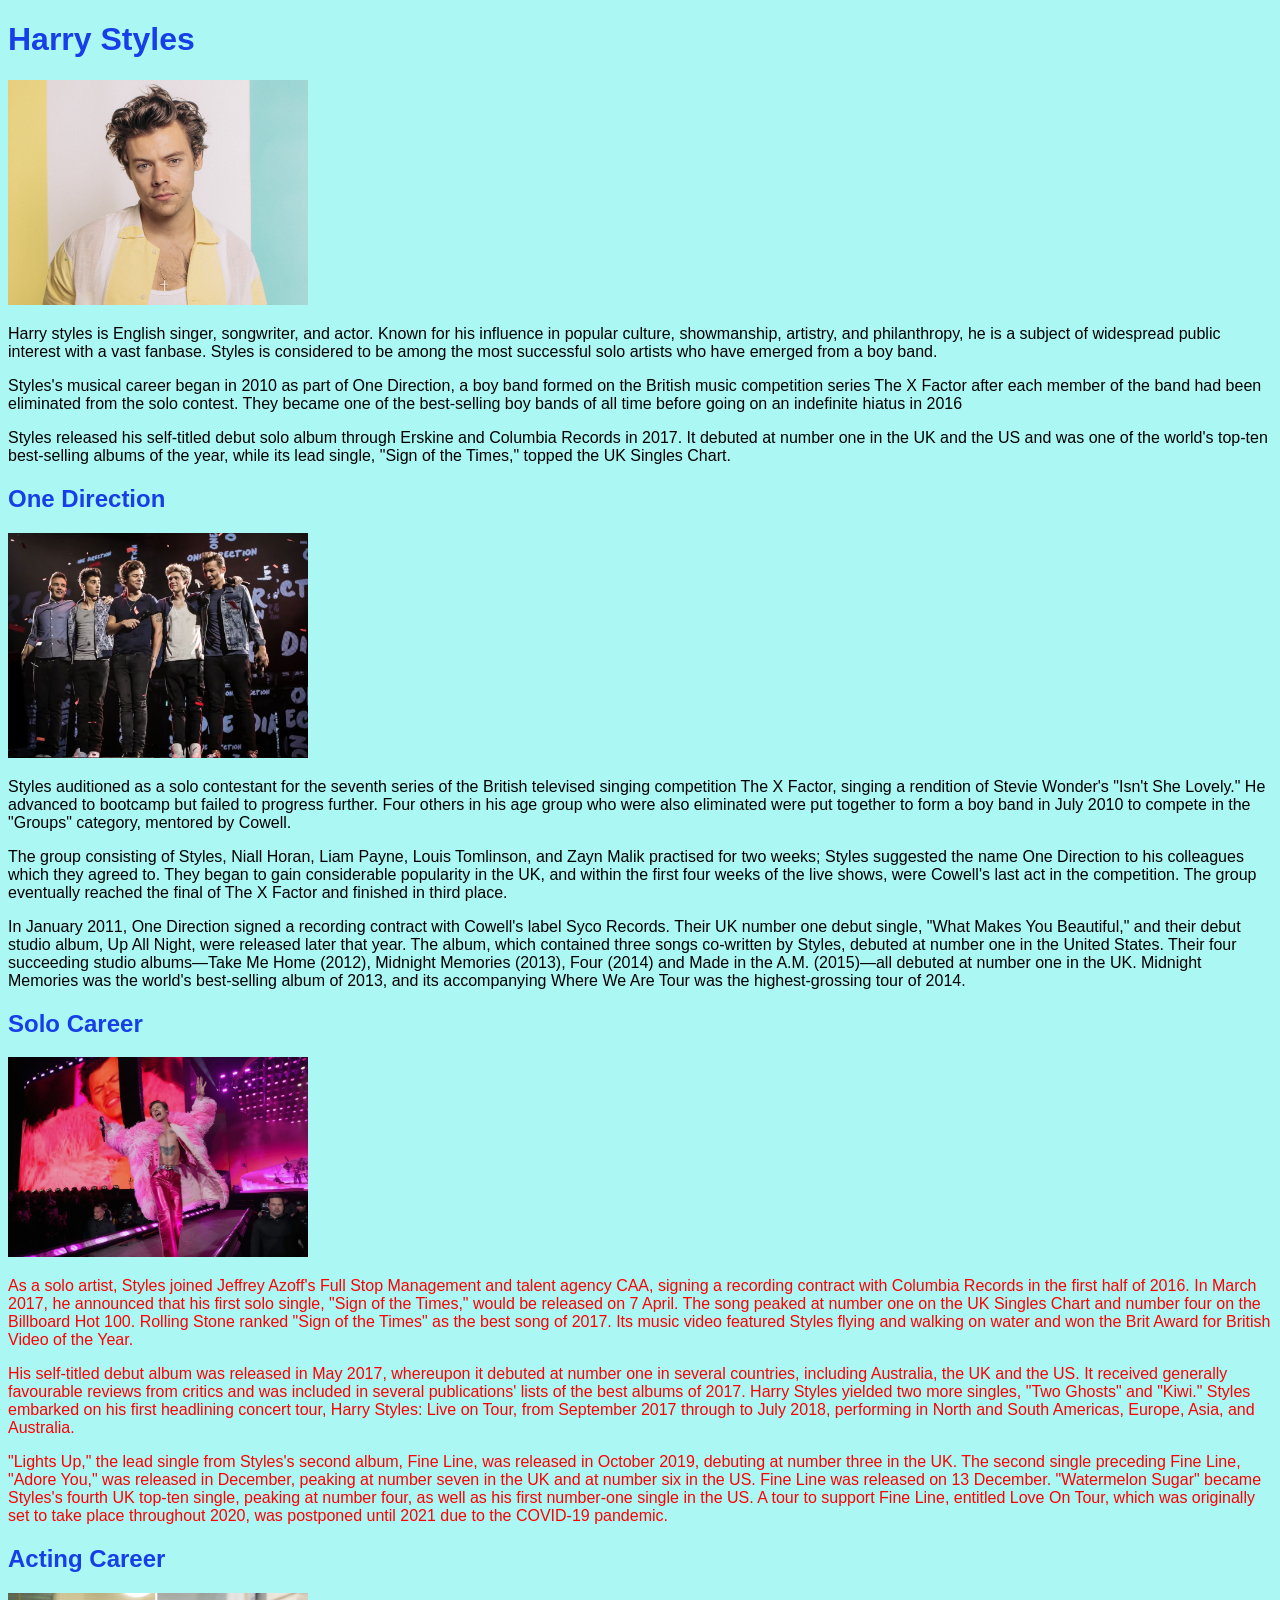
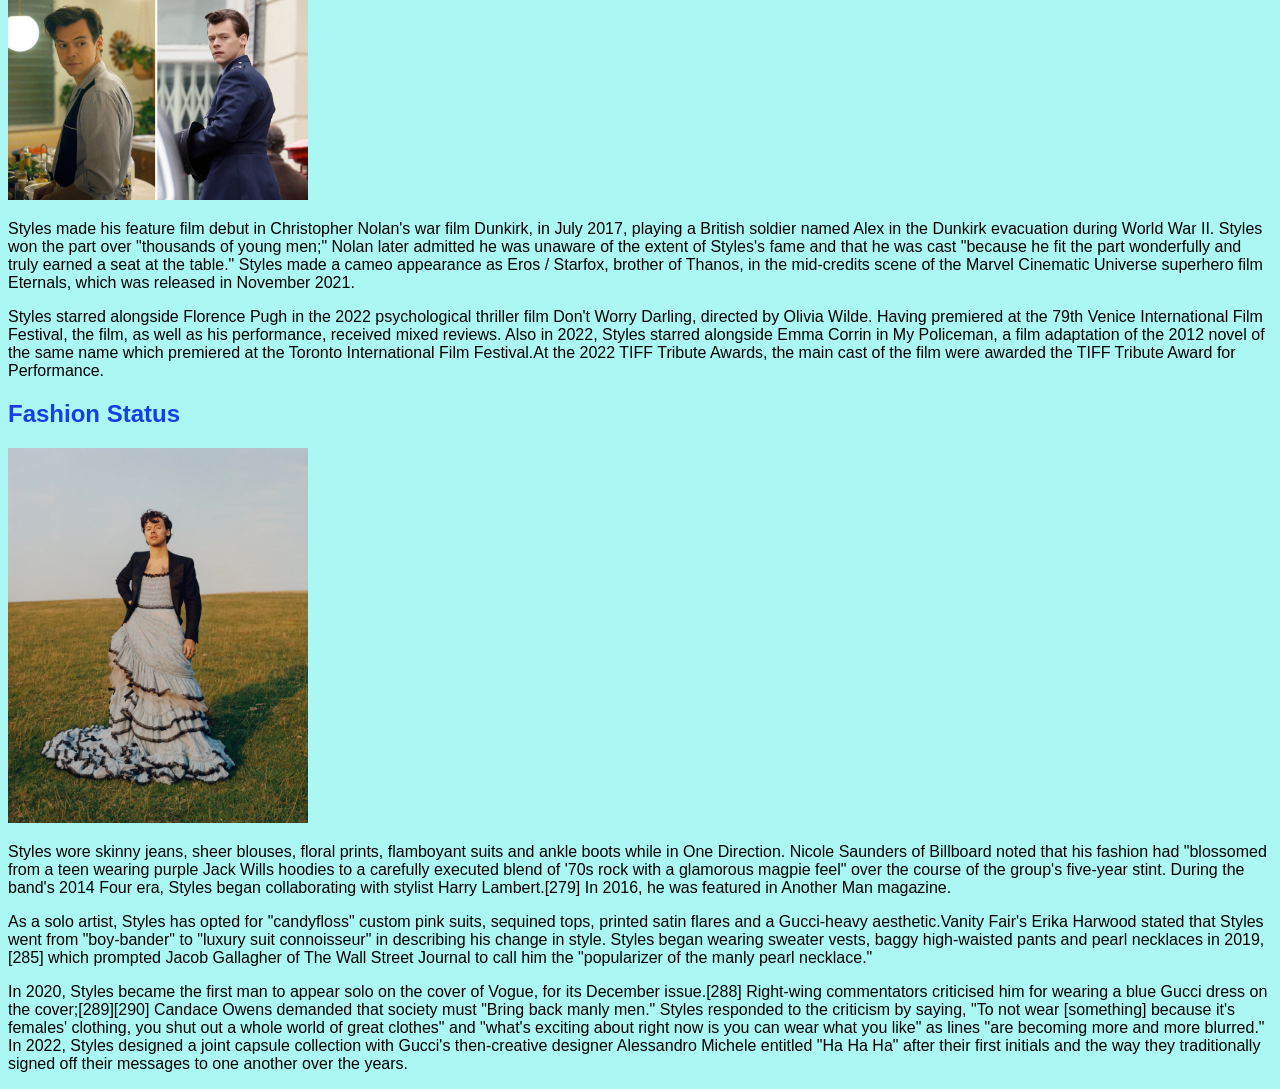
<file: projects/article/index.html>
<!DOCTYPE html>
<html lang="en">

<head>
    <meta charset="UTF-8">
    <meta name="viewport" content="width=device-width, initial-scale=1.0">
    <title>Harry Styles Article</title>
    <link rel="stylesheet" href="css/style.css">

</head>

<body>
    <header>
        <h1>Harry Styles</h1>
        <img src="img/harry1.jpg" alt="harry1" width="300">
    </header>
    <main>
        <section>
            <p>Harry styles is English singer, songwriter, and actor. Known for his influence in popular culture,
                showmanship, artistry, and philanthropy, he is a subject of widespread public interest with a vast
                fanbase. Styles is considered to be among the most successful solo artists who have emerged from a boy
                band.</p>
            <p>Styles's musical career began in 2010 as part of One Direction, a boy band formed on the British music
                competition series The X Factor after each member of the band had been eliminated from the solo contest.
                They became one of the best-selling boy bands of all time before going on an indefinite hiatus in 2016
            </p>
            <p>Styles released his self-titled debut solo album through Erskine and Columbia Records in 2017. It debuted
                at number one in the UK and the US and was one of the world's top-ten best-selling albums of the year,
                while its lead single, "Sign of the Times," topped the UK Singles Chart.</p>
            <h2>One Direction</h2>
            <img src="img/onedirection.avif" alt="onedirection" width="300">
            <p>Styles auditioned as a solo contestant for the seventh series of the British televised singing
                competition The X Factor, singing a rendition of Stevie Wonder's "Isn't She Lovely." He advanced to
                bootcamp but failed to progress further. Four others in his age group who were also eliminated were put
                together to form a boy band in July 2010 to compete in the "Groups" category, mentored by Cowell.</p>
            <p>The group consisting of Styles, Niall Horan, Liam Payne, Louis Tomlinson, and Zayn Malik practised for
                two weeks; Styles suggested the name One Direction to his colleagues which they agreed to. They began to
                gain considerable popularity in the UK, and within the first four weeks of the live shows,
                were Cowell's last act in the competition. The group eventually reached the final of The X Factor and
                finished in third place.</p>
            <p>In January 2011, One Direction signed a recording contract with Cowell's label Syco Records. Their UK
                number one debut single, "What Makes You Beautiful," and their debut studio album, Up All Night, were
                released later that year. The album, which contained three songs co-written by Styles, debuted at number
                one in the United States. Their four succeeding studio albums—Take Me Home (2012), Midnight Memories
                (2013), Four (2014) and Made in the A.M. (2015)—all debuted at number one in the UK. Midnight
                Memories was the world's best-selling album of 2013, and its accompanying Where We Are Tour was the
                highest-grossing tour of 2014.</p>
            <div class="music">
                <h2>Solo Career</h2>
                <img src="img/loveontour.webp" alt="loveontour" width="300">
                <p>As a solo artist, Styles joined Jeffrey Azoff's Full Stop Management and talent agency CAA, signing a
                    recording contract with Columbia Records in the first half of 2016. In March 2017, he announced that
                    his first solo single, "Sign of the Times," would be released on 7 April. The song peaked at number
                    one on the UK Singles Chart and number four on the Billboard Hot 100. Rolling Stone ranked "Sign of
                    the Times" as the best song of 2017. Its music video featured Styles flying and walking on water
                    and won the Brit Award for British Video of the Year.</p>
                <p>His self-titled debut album was released in May 2017, whereupon it debuted at number one in several
                    countries, including Australia, the UK and the US. It received generally favourable reviews from
                    critics and was included in several publications' lists of the best albums of 2017. Harry Styles
                    yielded two more singles, "Two Ghosts" and "Kiwi." Styles embarked on his first headlining concert
                    tour, Harry Styles: Live on Tour, from September 2017 through to July 2018, performing in North and
                    South Americas, Europe, Asia, and Australia.</p>
                <p>"Lights Up," the lead single from Styles's second album, Fine Line, was released in October 2019,
                    debuting at number three in the UK. The second single preceding Fine Line, "Adore You," was released
                    in December, peaking at number seven in the UK and at number six in the US. Fine Line was released
                    on 13 December. "Watermelon Sugar" became Styles's fourth UK top-ten single, peaking at number four,
                    as well as his first number-one single in the US. A tour to support Fine Line, entitled Love On
                    Tour, which was originally set to take place throughout 2020, was postponed until 2021 due to the
                    COVID-19 pandemic.</p>
            </div>
            <h2>Acting Career</h2>
            <img src="img/harryactor.webp" alt="harryactor" width="300">
            <p>Styles made his feature film debut in Christopher Nolan's war film Dunkirk, in July 2017, playing a
                British soldier named Alex in the Dunkirk evacuation during World War II. Styles won the part over
                "thousands of young men;" Nolan later admitted he was unaware of the extent of Styles's fame and
                that he was cast "because he fit the part wonderfully and truly earned a seat at the table." Styles
                made a cameo appearance as Eros / Starfox, brother of Thanos, in the mid-credits scene of the Marvel
                Cinematic Universe superhero film Eternals, which was released in November 2021. </p>
            <p>Styles starred alongside Florence Pugh in the 2022 psychological thriller film Don't Worry Darling,
                directed by Olivia Wilde. Having premiered at the 79th Venice International Film Festival, the film,
                as well as his performance, received mixed reviews. Also in 2022, Styles starred alongside Emma
                Corrin in My Policeman, a film adaptation of the 2012 novel of the same name which premiered at the
                Toronto International Film Festival.At the 2022 TIFF Tribute Awards, the main cast of the film were
                awarded the TIFF Tribute Award for Performance.</p>
            <h2>Fashion Status</h2>
            <img src="img/harryvouge.webp" alt="harryvouge" width="300">
            <p>Styles wore skinny jeans, sheer blouses, floral prints, flamboyant suits and ankle boots while in One
                Direction. Nicole Saunders of Billboard noted that his fashion had "blossomed from a teen wearing
                purple Jack Wills hoodies to a carefully executed blend of '70s rock with a glamorous magpie feel"
                over the course of the group's five-year stint. During the band's 2014 Four era, Styles began
                collaborating with stylist Harry Lambert.[279] In 2016, he was featured in Another Man magazine.
            </p>
            <p>As a solo artist, Styles has opted for "candyfloss" custom pink suits, sequined tops, printed satin
                flares and a Gucci-heavy aesthetic.Vanity Fair's Erika Harwood stated that Styles went from
                "boy-bander" to "luxury suit connoisseur" in describing his change in style. Styles began wearing
                sweater vests, baggy high-waisted pants and pearl necklaces in 2019,[285] which prompted Jacob
                Gallagher of The Wall Street Journal to call him the "popularizer of the manly pearl necklace." </p>
            <p>In 2020, Styles became the first man to appear solo on the cover of Vogue, for its December
                issue.[288] Right-wing commentators criticised him for wearing a blue Gucci dress on the
                cover;[289][290] Candace Owens demanded that society must "Bring back manly men." Styles responded
                to the criticism by saying, "To not wear [something] because it's females' clothing, you shut out a
                whole world of great clothes" and "what's exciting about right now is you can wear what you like" as
                lines "are becoming more and more blurred." In 2022, Styles designed a joint capsule collection with
                Gucci's then-creative designer Alessandro Michele entitled "Ha Ha Ha" after their first initials and
                the way they traditionally signed off their messages to one another over the years.</p>
</file>
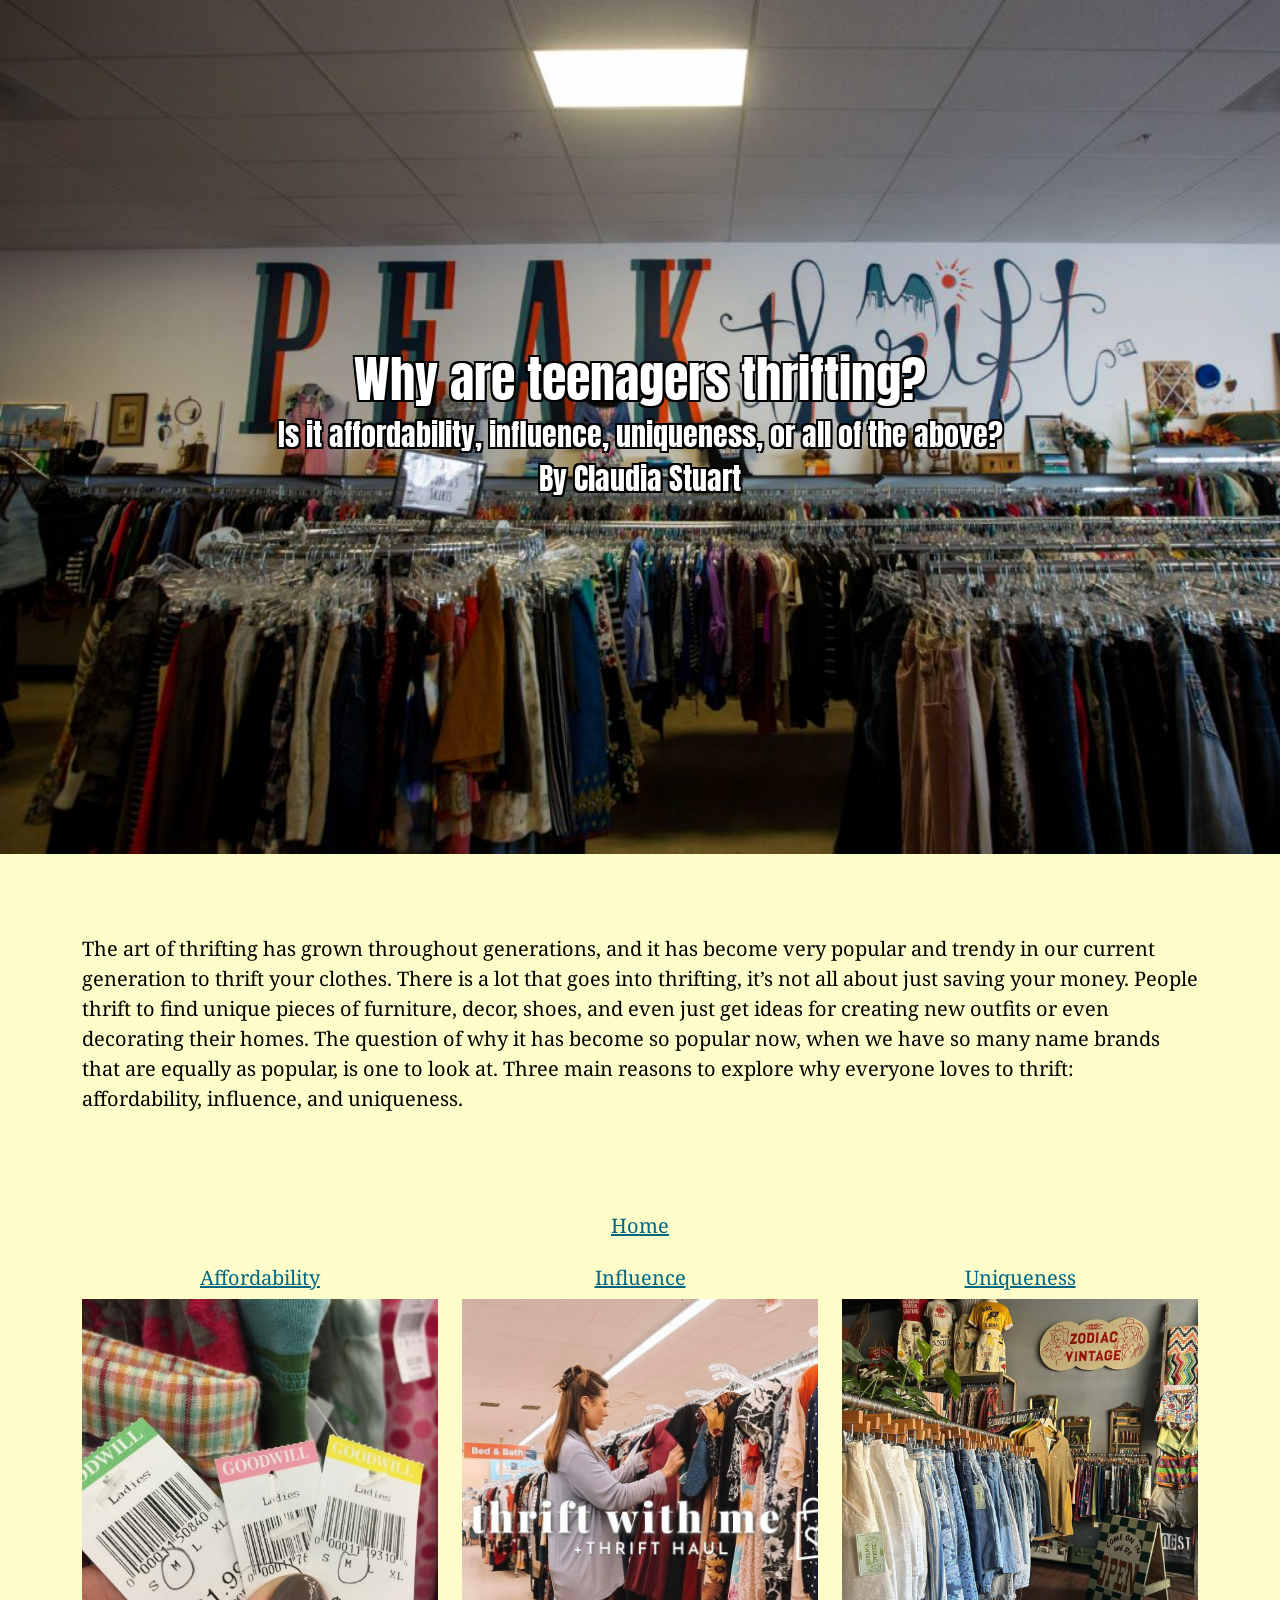
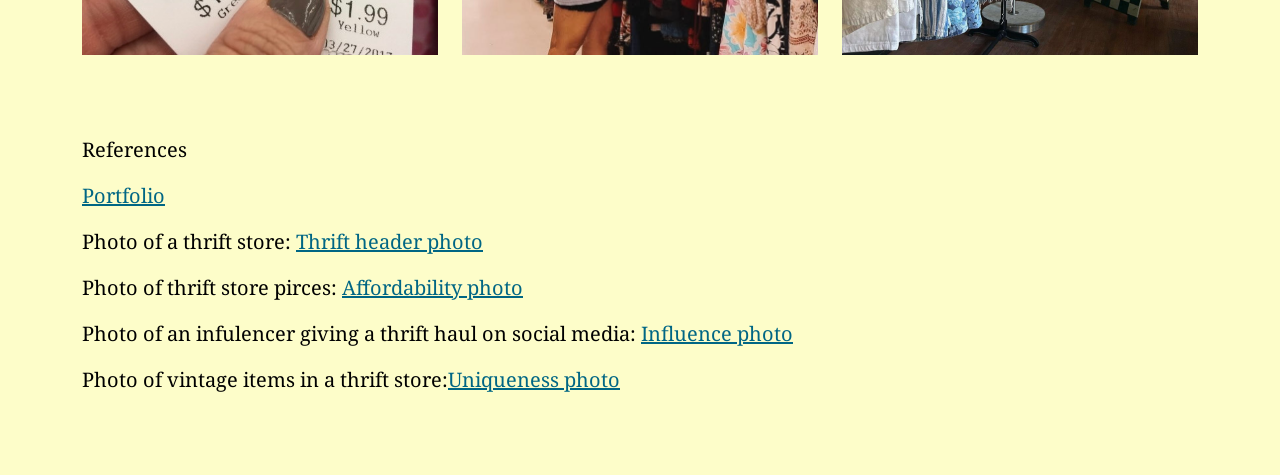
<file: projects/final/index.html>
<!DOCTYPE html>
<html lang="en">

<head>
    <meta charset="UTF-8">
    <meta name="viewport" content="width=device-width, initial-scale=1.0">
    <title>Final</title>

    <script src="https://cdn.jsdelivr.net/npm/@popperjs/core@2.11.8/dist/umd/popper.min.js"
        integrity="sha384-I7E8VVD/ismYTF4hNIPjVp/Zjvgyol6VFvRkX/vR+Vc4jQkC+hVqc2pM8ODewa9r"
        crossorigin="anonymous"></script>
    <script src="https://cdn.jsdelivr.net/npm/bootstrap@5.3.3/dist/js/bootstrap.min.js"
        integrity="sha384-0pUGZvbkm6XF6gxjEnlmuGrJXVbNuzT9qBBavbLwCsOGabYfZo0T0to5eqruptLy"
        crossorigin="anonymous"></script>

    <link href="https://cdn.jsdelivr.net/npm/bootstrap@5.3.3/dist/css/bootstrap.min.css" rel="stylesheet"
        integrity="sha384-QWTKZyjpPEjISv5WaRU9OFeRpok6YctnYmDr5pNlyT2bRjXh0JMhjY6hW+ALEwIH" crossorigin="anonymous">
    <link rel="stylesheet" href="../final/css/style.css">
</head>

<body>
    <header>
        <img src="../final/img/303magazine.jpg" alt="restaurant" class="img-fluid w-100">
        <div class="centered-text text-center">
            <nav>
                <h1>Why are teenagers thrifting?</h1>
                <h2>Is it affordability, influence, uniqueness, or all of the above?</h2>
                <h2>By Claudia Stuart</h2>
            </nav>
        </div>
    </header>
    <main>
        <div class="container highlight-format">
            <div class="col-lg-12 p-text">
                <p>The art of thrifting has grown throughout generations, and it has become very popular and trendy
                    in
                    our current generation to thrift your clothes. There is a lot that goes into thrifting, it’s not
                    all
                    about just saving your money. People thrift to find unique pieces of furniture, decor, shoes,
                    and
                    even just get ideas for creating new outfits or even decorating their homes. The question of why
                    it
                    has become so popular now, when we have so many name brands that are equally as popular, is one
                    to
                    look at. Three main reasons to explore why everyone loves to thrift: affordability, influence,
                    and
                    uniqueness. </p>
            </div>
        </div>
    </main>
    <div class="container">
        <section class="row
                align-items-center">
            <div class="col-lg-12">
                <div class="Home">
                    <nav>
                        <a href="#">Home</a>
                    </nav>
                </div>
            </div>
        </section>
        <section class="row align-items-center callout">
            <div class="col-sm-4">
                <nav>
                    <a href="../final/affordability/index.html">Affordability</a>
                </nav>
                <img src="../final/img/linkedin.jpeg" alt="linkedin" class="img-fluid">
            </div>
            <div class="col-sm-4">
                <nav>
                    <a href="../final/influence/index.html">Influence</a>
                </nav>
                <img src="../final/img/lesswastemorestyle.jpg" alt="lesswastemorestyle" class="img-fluid">
            </div>
            <div class="col-sm-4">
                <nav>
                    <a href="../final/uniqueness/index.html">Uniqueness</a>
                </nav>
                <img src="../final/img/indytoday.jpeg" alt="indytoday" class="img-fluid">
            </div>
        </section>
        <footer>
            <div class="section.graphics">
                <div class="col-lg-12 p-text">
                    <p>References</p>
                    <p><a href="http://127.0.0.1:5500/#">Portfolio</a></p>
                    <p>Photo of a thrift store: <a href="https://303magazine.com/2021/03/thrift-store-round-up/">Thrift
                            header
                            photo</a></p>
                    <p>Photo of thrift store pirces: <a
                            href="https://www.linkedin.com/pulse/price-wrong-thrift-store-prices-reality-why-little-gruener-m-s-/">Affordability
                            photo</a></p>
                    <p>Photo of an infulencer giving a thrift haul on social media: <a
                            href="https://outwiththenew.joinbeni.com/p/are-thrift-hauls-ethical">Influence photo</a>
                    </p>
                    <p>Photo of vintage items in a thrift store:<a
                            href="https://www.google.com/url?sa=i&url=https%3A%2F%2Findytoday.6amcity.com%2Fcity-guide%2Flive%2Fhappy-hauling-swap-meets-co-ops-vintage-resale-shops-indianapolis&psig=AOvVaw3XE07mAB6DERoVWXZf4xIp&ust=1746751633394000&source=images&cd=vfe&opi=89978449&ved=0CBQQjRxqFwoTCID2iIfTko0DFQAAAAAdAAAAABAE">Uniqueness
                            photo</a></p>
                </div>
            </div>
        </footer>
</body>
</file>
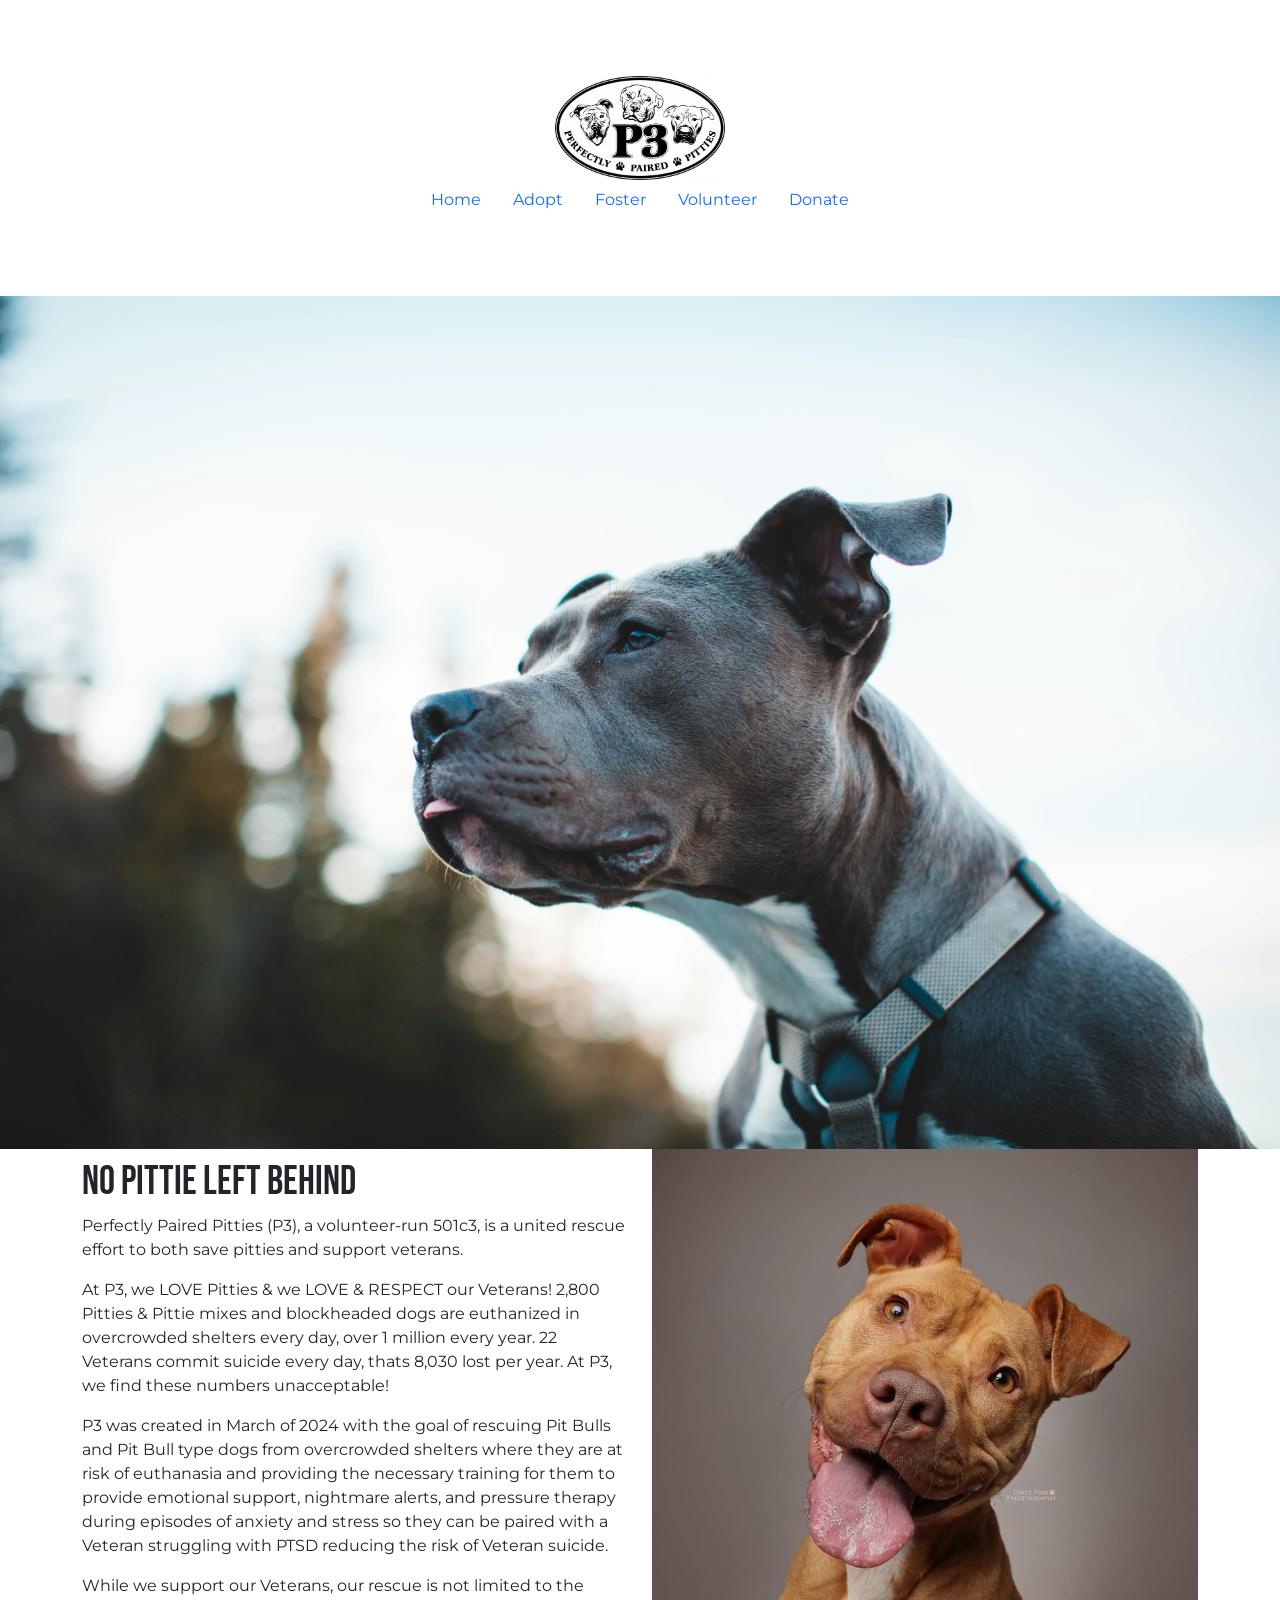
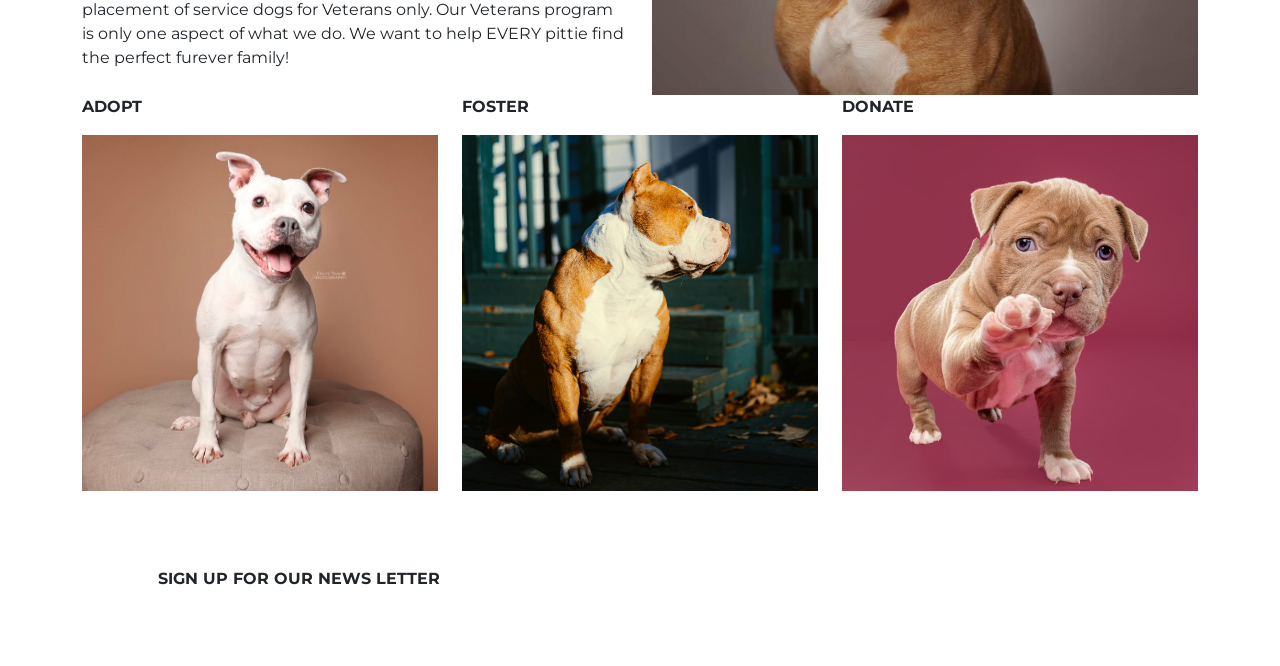
<file: projects/landing/index.html>
<!DOCTYPE html>
<html lang="en">

<head>
    <meta charset="UTF-8">
    <meta name="viewport" content="width=device-width, initial-scale=1.0">
    <title>HTML BOILERPLATE</title>

    <script src="https://cdn.jsdelivr.net/npm/@popperjs/core@2.11.8/dist/umd/popper.min.js"
        integrity="sha384-I7E8VVD/ismYTF4hNIPjVp/Zjvgyol6VFvRkX/vR+Vc4jQkC+hVqc2pM8ODewa9r"
        crossorigin="anonymous"></script>
    <script src="https://cdn.jsdelivr.net/npm/bootstrap@5.3.3/dist/js/bootstrap.min.js"
        integrity="sha384-0pUGZvbkm6XF6gxjEnlmuGrJXVbNuzT9qBBavbLwCsOGabYfZo0T0to5eqruptLy"
        crossorigin="anonymous"></script>

    <link href="https://cdn.jsdelivr.net/npm/bootstrap@5.3.3/dist/css/bootstrap.min.css" rel="stylesheet"
        integrity="sha384-QWTKZyjpPEjISv5WaRU9OFeRpok6YctnYmDr5pNlyT2bRjXh0JMhjY6hW+ALEwIH" crossorigin="anonymous">

    <link rel="stylesheet" href="css/style.css">
</head>


<body>
    <header>
        <img src="img/p3logo.png" alt="p3logo" class="img-fluid">
        <nav class="nav justify-content-center">
            <a class="nav-link" href="#">Home</a>
            <a class="nav-link" href="#">Adopt</a>
            <a class="nav-link" href="#">Foster</a>
            <a class="nav-link" href="#">Volunteer</a>
            <a class="nav-link" href="#">Donate</a>
        </nav>
    </header>
    <img src="img/pitt-2.jpg" alt="pitt  2" class="img-fluid">
    <div class="container">
        <section class="row
            align-items-center">
            <div class="col-lg-6">
                <h1>No Pittie Left Behind</h1>
                <p>Perfectly Paired Pitties (P3), a volunteer-run 501c3, is a united rescue effort to both save
                    pitties and support veterans.</p>

                <p>At P3, we LOVE Pitties & we LOVE & RESPECT our Veterans! 2,800 Pitties & Pittie mixes and
                    blockheaded dogs are euthanized in overcrowded shelters every day, over 1 million every
                    year. 22 Veterans commit suicide every day, thats 8,030 lost per year. At P3, we find these
                    numbers unacceptable!</p>

                <p>P3 was created in March of 2024 with the goal of rescuing Pit Bulls and Pit Bull type dogs
                    from overcrowded shelters where they are at risk of euthanasia and providing the necessary
                    training for them to provide emotional support, nightmare alerts, and pressure therapy
                    during episodes of anxiety and stress so they can be paired with a Veteran struggling with
                    PTSD reducing the risk of Veteran suicide.</p>

                <p>While we support our Veterans, our rescue is not limited to the placement of service dogs
                    for Veterans only. Our Veterans program is only one aspect of what we do. We want to help
                    EVERY pittie find the perfect furever family!</p>
            </div>
            <div class="col-lg-6">
                <img src="img/kiyu.png" alt="kiyu" class="img-fluid">
            </div>
        </section>
        <section class="row align-items-center callout">
            <div class="col-sm-4">
                <p><b>ADOPT</b></p>
                <img src="img/mellow.jpeg" alt="mellow" class="img-fluid">
            </div>
            <div class="col-sm-4">
                <p><b>FOSTER</b></p>
                <img src="img/pitt-3.jpg" alt="pitt 3" class="img-fluid">
            </div>
            <div class="col-sm-4">
                <p><b>DONATE</b></p>
                <img src="img/ariel.jpeg" alt="ariel" class="img-fluid">
            </div>
        </section>
        <footer>
            <b>SIGN UP FOR OUR NEWS LETTER</b>
        </footer>
    </div>
</body>

</html>
</file>
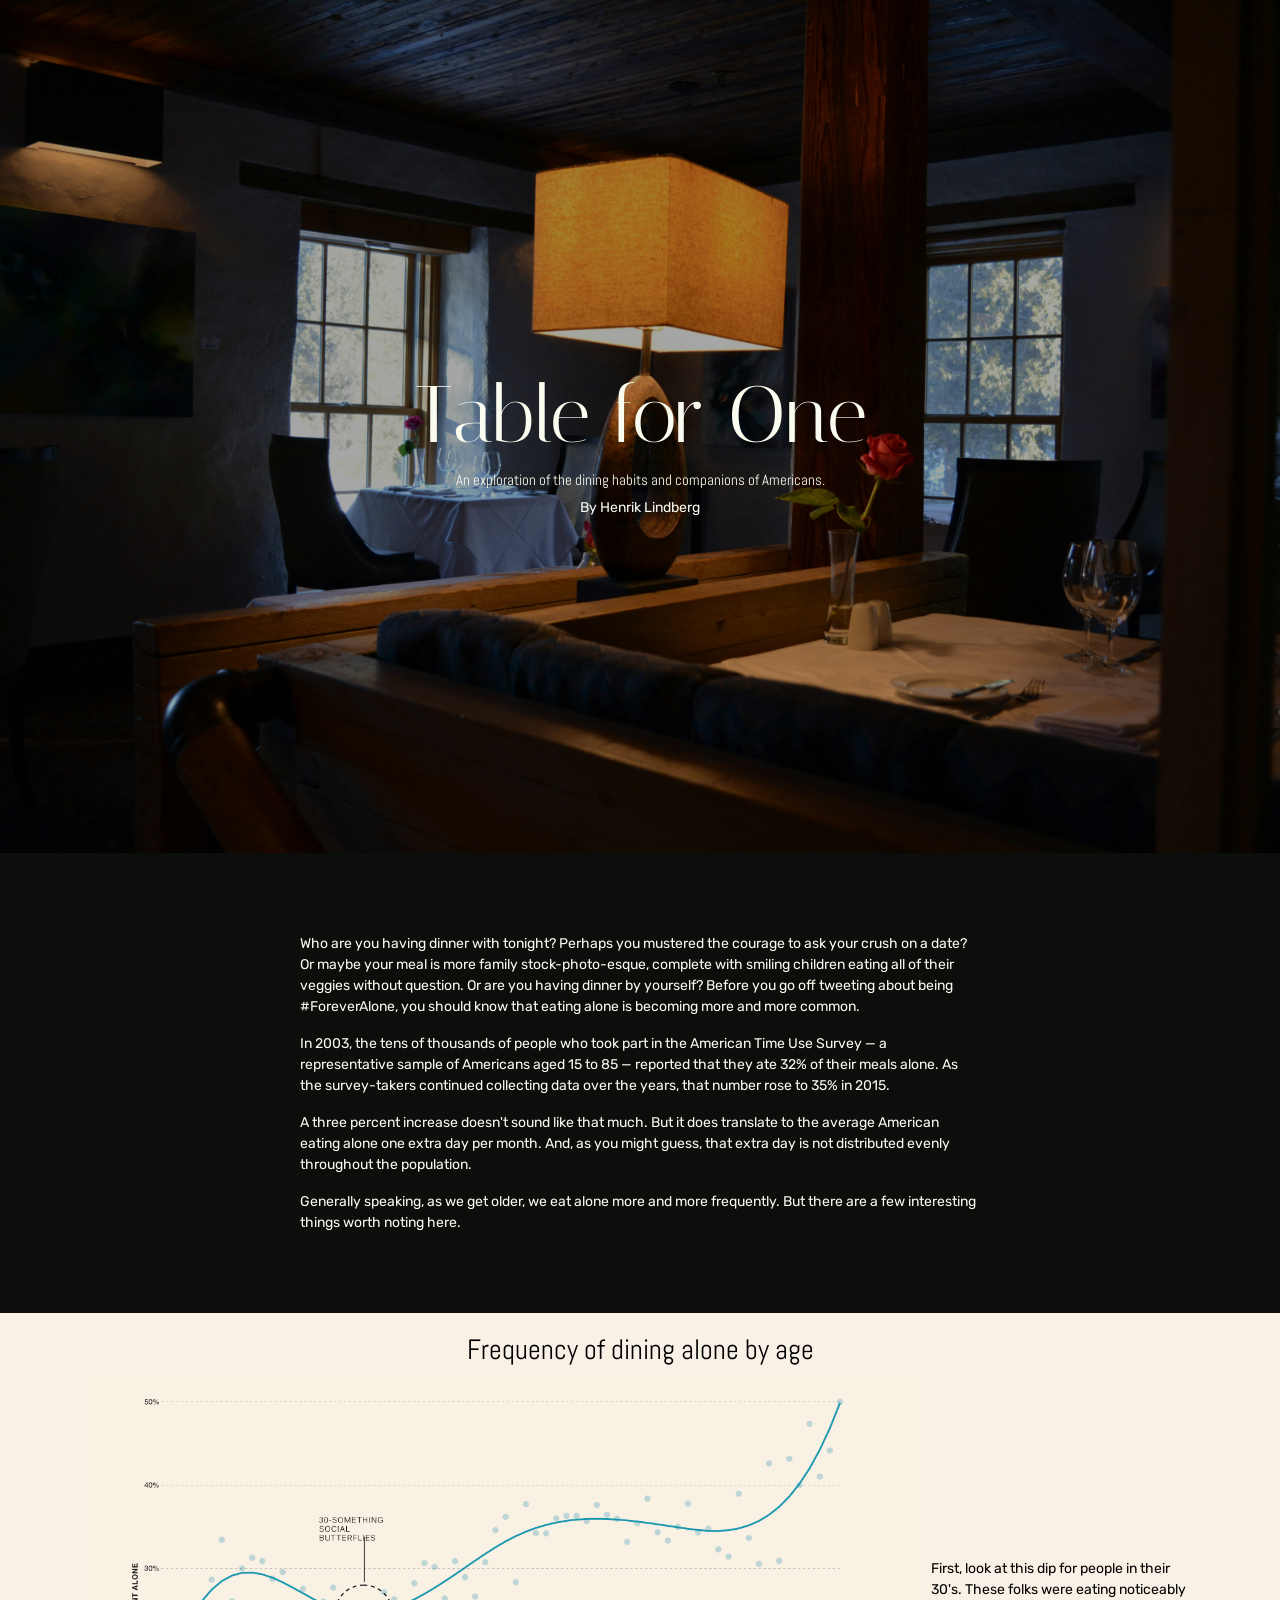
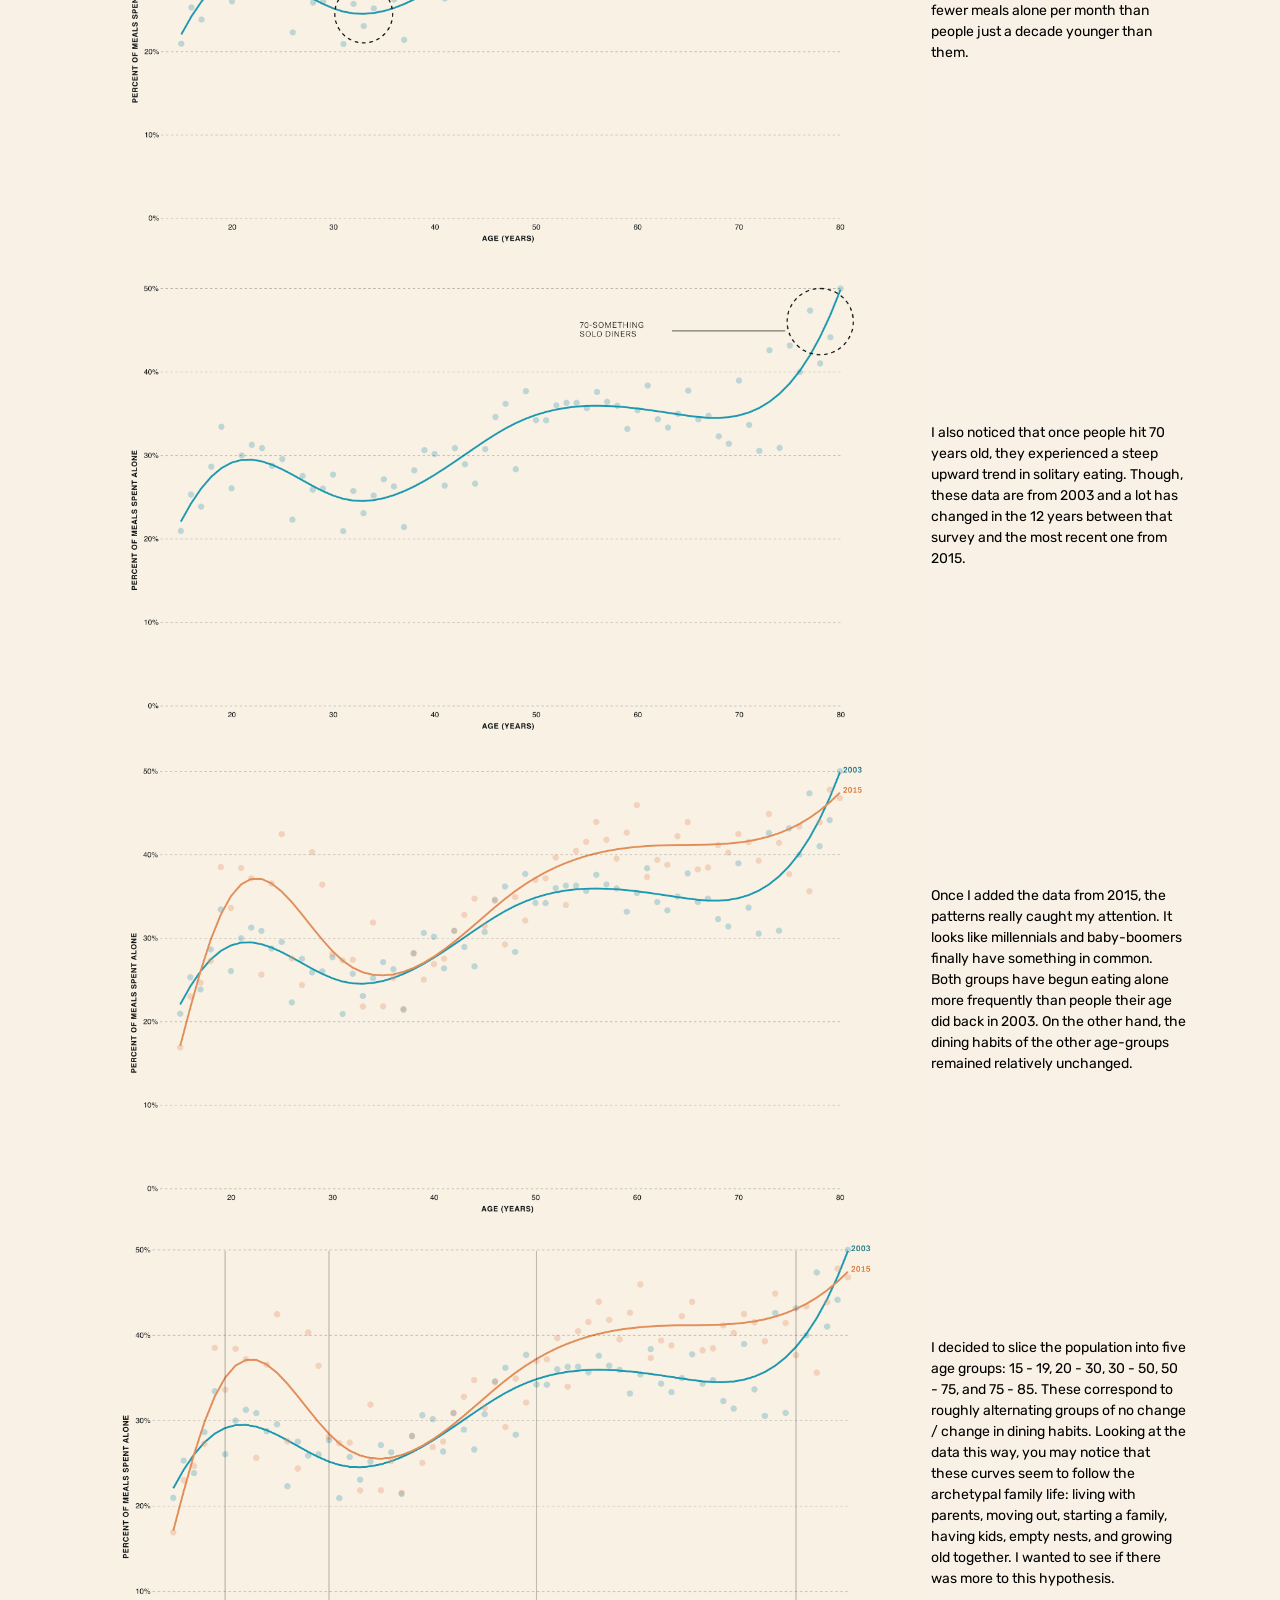
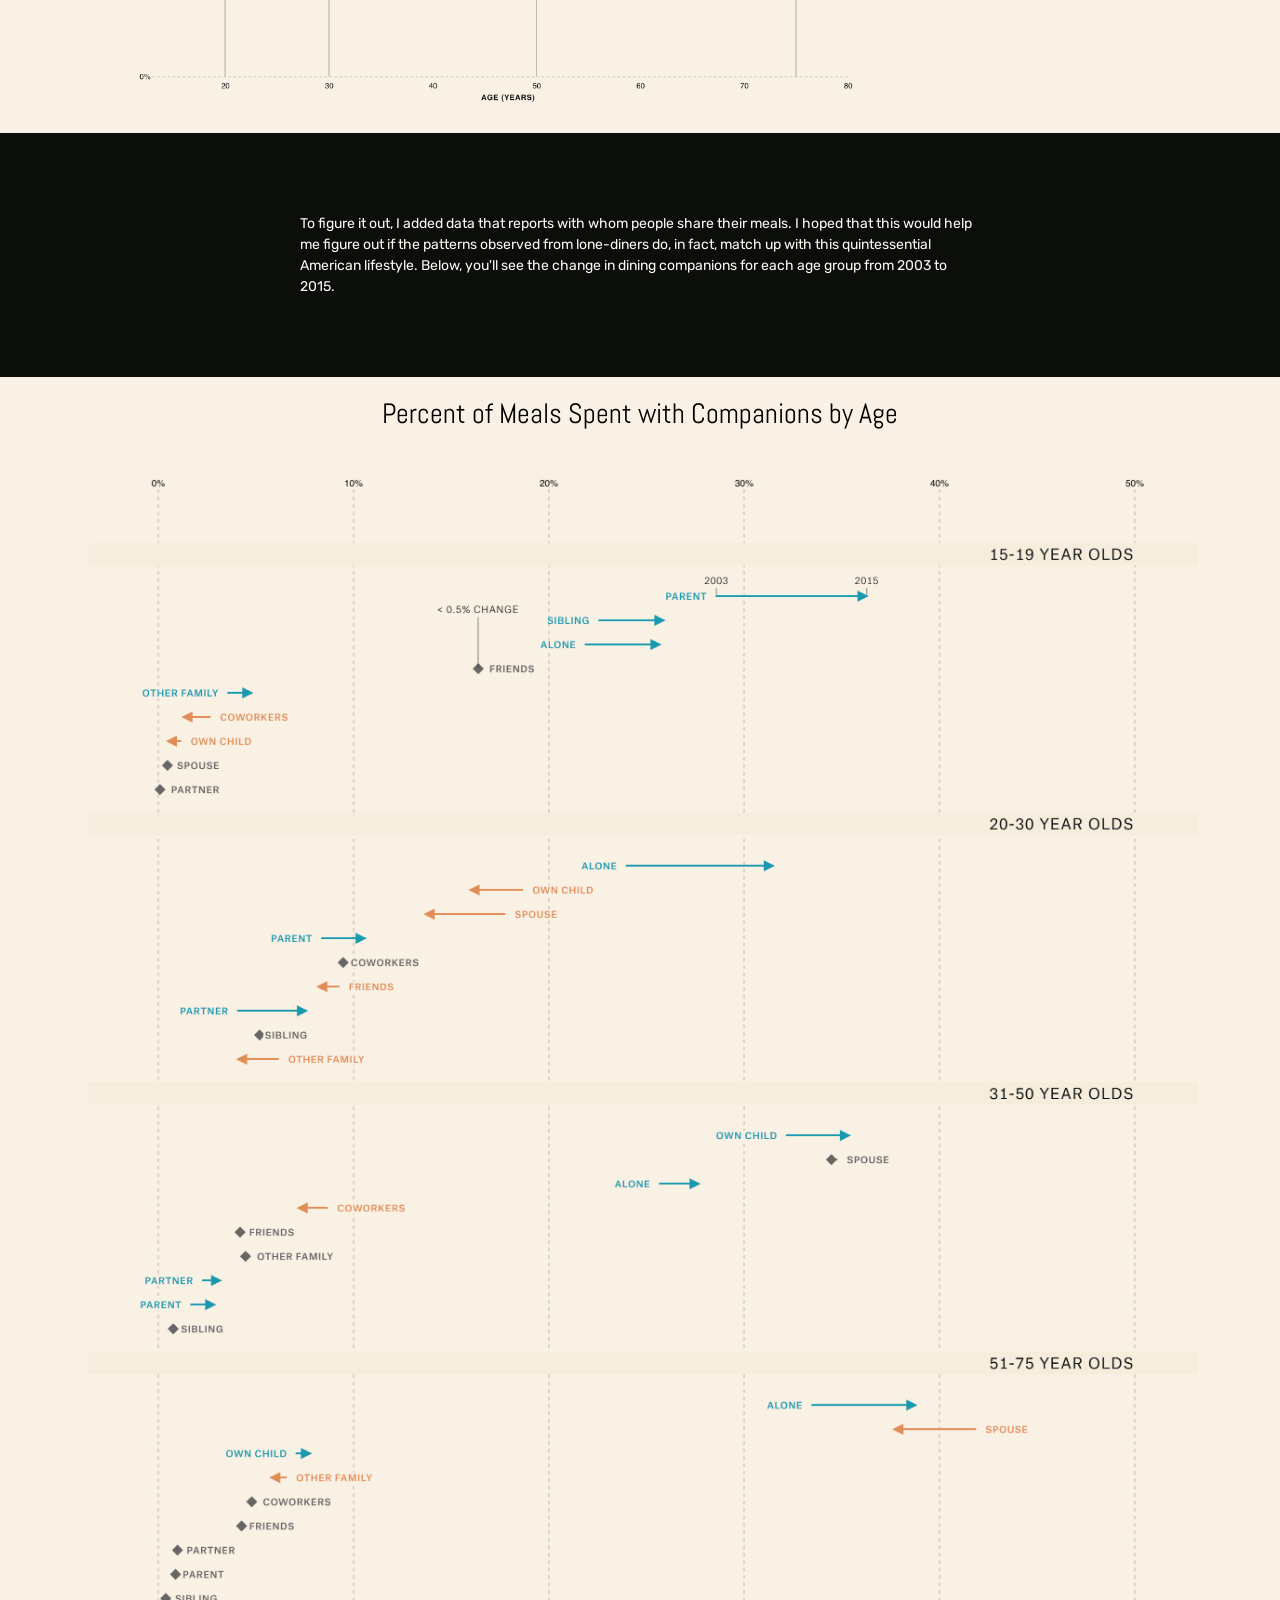
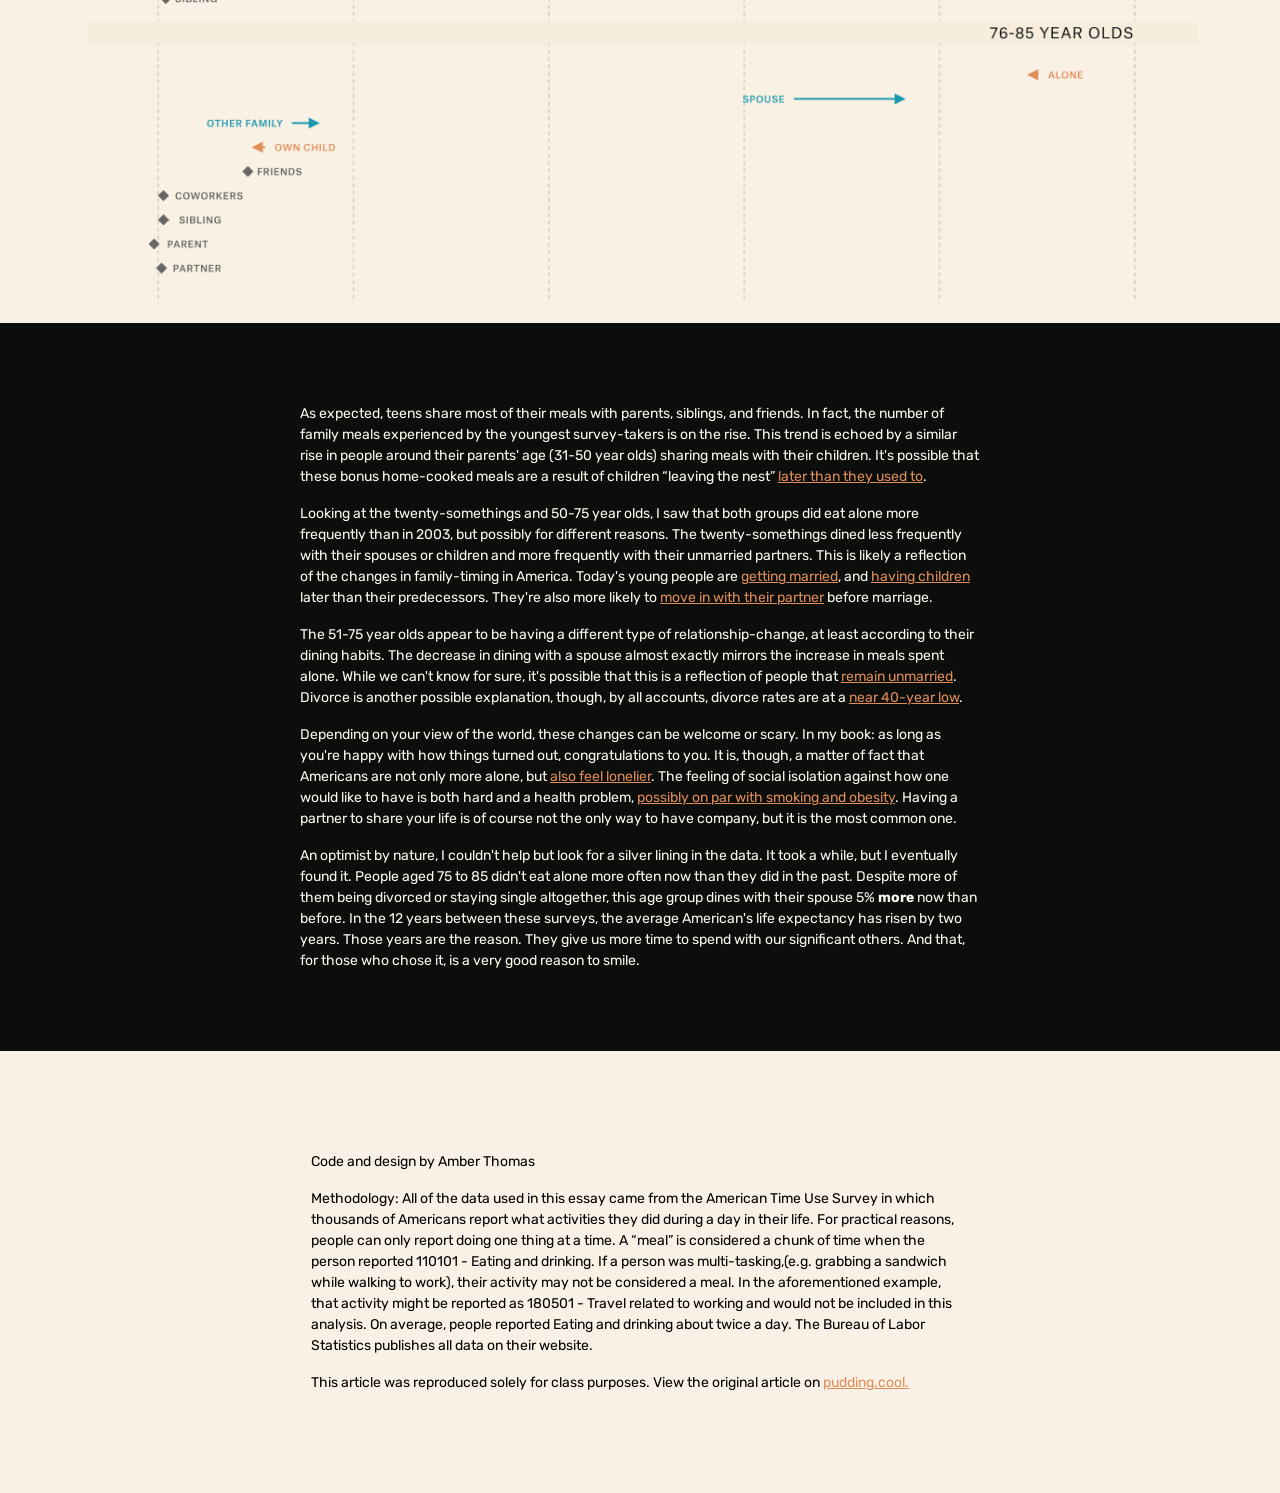
<file: projects/midterm/index.html>
<!DOCTYPE html>
<html lang="en">

<head>
    <meta charset="UTF-8">
    <meta name="viewport" content="width=device-width, initial-scale=1.0">
    <title>Midterm</title>

    <script src="https://cdn.jsdelivr.net/npm/@popperjs/core@2.11.8/dist/umd/popper.min.js"
        integrity="sha384-I7E8VVD/ismYTF4hNIPjVp/Zjvgyol6VFvRkX/vR+Vc4jQkC+hVqc2pM8ODewa9r"
        crossorigin="anonymous"></script>
    <script src="https://cdn.jsdelivr.net/npm/bootstrap@5.3.3/dist/js/bootstrap.min.js"
        integrity="sha384-0pUGZvbkm6XF6gxjEnlmuGrJXVbNuzT9qBBavbLwCsOGabYfZo0T0to5eqruptLy"
        crossorigin="anonymous"></script>

    <link href="https://cdn.jsdelivr.net/npm/bootstrap@5.3.3/dist/css/bootstrap.min.css" rel="stylesheet"
        integrity="sha384-QWTKZyjpPEjISv5WaRU9OFeRpok6YctnYmDr5pNlyT2bRjXh0JMhjY6hW+ALEwIH" crossorigin="anonymous">
    <link rel="stylesheet" href="../midterm/css/style.css">
</head>

<body>
    <header>
        <img src="../midterm/img/restaurant.jpg" alt="restaurant" class="img-fluid">
        <div class="centered-text">
            <nav>
                <h1>Table for One</h1>
                <h2>An exploration of the dining habits and companions of Americans.</h2>
                <p>By Henrik Lindberg</p>
            </nav>
        </div>
    </header>

    <main>
        <div class="container highlight-format">
            <div class="col-lg-12 p-text">
                <p>Who are you having dinner with tonight? Perhaps you mustered the courage to ask your crush on
                    a
                    date? Or maybe your meal is more family stock-photo-esque, complete with smiling children
                    eating
                    all of their veggies without question. Or are you having dinner by yourself? Before you go
                    off
                    tweeting about being #ForeverAlone, you should know that eating alone is becoming more and
                    more
                    common.</p>
                <p>In 2003, the tens of thousands of people who took part in the American Time Use Survey — a
                    representative sample of Americans aged 15 to 85 — reported that they ate 32% of their meals
                    alone. As the survey-takers continued collecting data over the years, that number rose to
                    35% in
                    2015.</p>
                <p>A three percent increase doesn't sound like that much. But it does translate to the average
                    American eating alone one extra day per month. And, as you might guess, that extra day is
                    not
                    distributed evenly throughout the population.</p>
                <p>Generally speaking, as we get older, we eat alone more and more frequently. But there are a
                    few
                    interesting things worth noting here.</p>
            </div>
        </div>
        <div class="highlight-section">
            <nav>
                <div class="section.graphics">
                    <section>
                        <div class="container">
                            <div class="col-lg-12">
                                <h3>Frequency of dining alone by age</h3>
                    </section>
                </div>
            </nav>
            <section>
                <div class="container d-flex align-items-center">
                    <div class="col-sm-9">
                        <img src="../midterm/img/chart-dining-1.png" alt="chart-dining-1" class="img-fluid">
                    </div>
                    <section class="text-right-container">
                        <div class="container">
                            <div class="col-lg-12">
                                <p>First, look at this dip for people in their 30's. These folks were eating noticeably
                                    fewer meals alone per month than people just a decade younger than them.</p>
                            </div>
                        </div>
                    </section>
                </div>
            </section>
            <section>
                <div class="container d-flex align-items-center">
                    <div class="col-sm-9">
                        <img src="../midterm/img/chart-dining-2.png" alt="chart-dining-2" class="img-fluid">
                    </div>
                    <section class="text-right-container">
                        <div class="container">
                            <div class="col-lg-12">
                                <p>I also noticed that once people hit 70 years old, they experienced a steep upward
                                    trend in solitary eating. Though, these data are from 2003 and a lot has changed in
                                    the 12 years between that survey and the most recent one from 2015.</p>
                            </div>
                        </div>
                    </section>
                </div>
            </section>
            <section>
                <div class="container d-flex align-items-center">
                    <div class="col-sm-9">
                        <img src="../midterm/img/chart-dining-3.png" alt="chart-dining-3" class="img-fluid">
                    </div>
                    <section class="text-right-container">
                        <div class="container">
                            <div class="col-lg-12">
                                <p>Once I added the data from 2015, the patterns really caught my attention. It looks
                                    like millennials and baby-boomers finally have something in common. Both groups have
                                    begun eating alone more frequently than people their age did back in 2003. On the
                                    other hand, the dining habits of the other age-groups remained relatively unchanged.
                                </p>
                            </div>
                        </div>
                    </section>

                </div>
            </section>
            <section>
                <div class="container d-flex align-items-center">
                    <div class="col-sm-9">
                        <img src="../midterm/img/chart-dining-4.png" alt="chart-dining-4" class="img-fluid">
                    </div>
                    <section class="text-right-container">
                        <div class="container">
                            <div class="col-lg-12">
                                <p>I decided to slice the population into five age groups: 15 - 19, 20 - 30, 30 - 50, 50
                                    - 75, and 75 - 85. These correspond to roughly alternating groups of no change /
                                    change in dining habits. Looking at the data this way, you may notice that these
                                    curves seem to follow the archetypal family life: living with parents, moving out,
                                    starting a family, having kids, empty nests, and growing old together. I wanted to
                                    see if there was more to this hypothesis.
                                </p>
                            </div>
                        </div>
                    </section>
                </div>
            </section>
        </div>
        <div class="container highlight-format">
            <div class="col-lg-12 p-text">

                <p>To figure it out, I added data that reports with whom people share their meals. I hoped that
                    this
                    would
                    help me figure out if the patterns observed from lone-diners do, in fact, match up with this
                    quintessential American lifestyle. Below, you'll see the change in dining companions for
                    each
                    age
                    group
                    from 2003 to 2015.</p>
            </div>
        </div>

        <div class="highlight-section">
            <nav>
                <div class="section.graphics">
                    <div class="container">
                        <div class="col-lg-12">
                            <h3>Percent of Meals Spent with Companions by Age</h3>
                            <img src="../midterm/img/chart-full.png" alt="chart-full" class="img-fluid">
                        </div>
                    </div>
                </div>
            </nav>
        </div>
        <div class="container highlight-format">
            <div class="col-lg-12 p-text">
                <p>As expected, teens share most of their meals with parents, siblings, and friends. In
                    fact,
                    the
                    number of
                    family meals experienced by the youngest survey-takers is on the rise. This trend is
                    echoed
                    by a
                    similar
                    rise in people around their parents' age (31-50 year olds) sharing meals with their
                    children.
                    It's possible
                    that these bonus home-cooked meals are a result of children “leaving the nest” <a
                        href="http://www.mercurynews.com/2017/04/19/most-young-people-are-living-with-parents-prolonging-marriage-and-kids-study-finds/">later
                        than they used to</a>.</p>
                <p>Looking at the twenty-somethings and 50-75 year olds, I saw that both groups did eat
                    alone
                    more
                    frequently
                    than in 2003, but possibly for different reasons. The twenty-somethings dined less
                    frequently
                    with their
                    spouses or children and more frequently with their unmarried partners. This is
                    likely a
                    reflection of the
                    changes in family-timing in America. Today's young people are <a
                        href="https://www.thespruce.com/estimated-median-age-marriage-2303878">getting
                        married</a>,
                    and <a href="https://www.nytimes.com/2016/03/01/science/age-when-american-women-have-children.html">
                        having
                        children</a> later than their predecessors. They're also more likely to <a
                        href="http://www.pewresearch.org/fact-tank/2017/04/06/number-of-u-s-adults-cohabiting-with-a-partner-continues-to-rise-especially-among-those-50-and-older/">
                        move in with their partner</a> before marriage.</p>
                <p>The 51-75 year olds appear to be having a different type of relationship-change, at
                    least
                    according to their
                    dining habits. The decrease in dining with a spouse almost exactly mirrors the
                    increase
                    in
                    meals
                    spent
                    alone. While we can't know for sure, it's possible that this is a reflection of
                    people
                    that
                    <a href="http://www.gallup.com/poll/183515/fewer-young-people-say-relationship.aspx">
                        remain
                        unmarried</a>.
                    Divorce is another possible explanation, though, by all accounts, divorce rates are
                    at a
                    <a href="http://time.com/4575495/divorce-rate-nearly-40-year-low/">near 40-year
                        low</a>.
                </p>
                <p>Depending on your view of the world, these changes can be welcome or scary. In my
                    book:
                    as
                    long
                    as you're
                    happy with how things turned out, congratulations to you. It is, though, a matter of
                    fact
                    that
                    Americans are
                    not only more alone, but <a
                        href="https://www.forbes.com/sites/carolinebeaton/2017/02/09/why-millennials-are-lonely/">
                        also feel
                        lonelier</a>. The feeling of social isolation against how one would like to have
                    is
                    both
                    hard and a
                    health problem, <a
                        href="https://www.forbes.com/sites/quora/2017/01/18/loneliness-might-be-a-bigger-health-risk-than-smoking-or-obesity">possibly
                        on par with smoking and obesity</a>. Having a partner to share your life is of
                    course
                    not
                    the only way
                    to have company, but it is the most common one.</p>
                <p>An optimist by nature, I couldn't help but look for a silver lining in the data. It
                    took
                    a
                    while,
                    but I
                    eventually found it. People aged 75 to 85 didn't eat alone more often now than they
                    did
                    in
                    the
                    past. Despite
                    more of them being divorced or staying single altogether, this age group dines with
                    their
                    spouse
                    5%
                    <strong>more</strong> now than before. In the 12 years between these surveys, the
                    average
                    American's life
                    expectancy has risen by two years. Those years are the reason. They give us more
                    time to
                    spend
                    with our
                    significant others. And that, for those who chose it, is a very good reason to
                    smile.
                </p>
            </div>
        </div>
    </main>
    <footer>
        <div class="highlight-section">
            <div class="section.graphics">
                <div class="container highlight-format">
                    <div class="col-lg-12 p-text">
                        <p>Code and design by Amber Thomas</p>
                        <p>Methodology: All of the data used in this essay came from the American Time Use Survey in
                            which
                            thousands of
                            Americans report what activities they did during a day in their life. For practical reasons,
                            people can only
                            report doing one thing at a time. A “meal” is considered a chunk of time when the person
                            reported 110101 -
                            Eating and drinking. If a person was multi-tasking,(e.g. grabbing a sandwich while walking
                            to
                            work), their
                            activity may not be considered a meal. In the aforementioned example, that activity might be
                            reported as
                            180501 - Travel related to working and would not be included in this analysis. On average,
                            people reported
                            Eating and drinking about twice a day. The Bureau of Labor Statistics publishes all data on
                            their website.
                        </p>
                        <p>This article was reproduced solely for class purposes. View the original article on <a
                                href="https://pudding.cool/2017/07/eating-alone/">pudding.cool.</a></p>
                    </div>
                </div>
            </div>
    </footer>
</body>
</file>
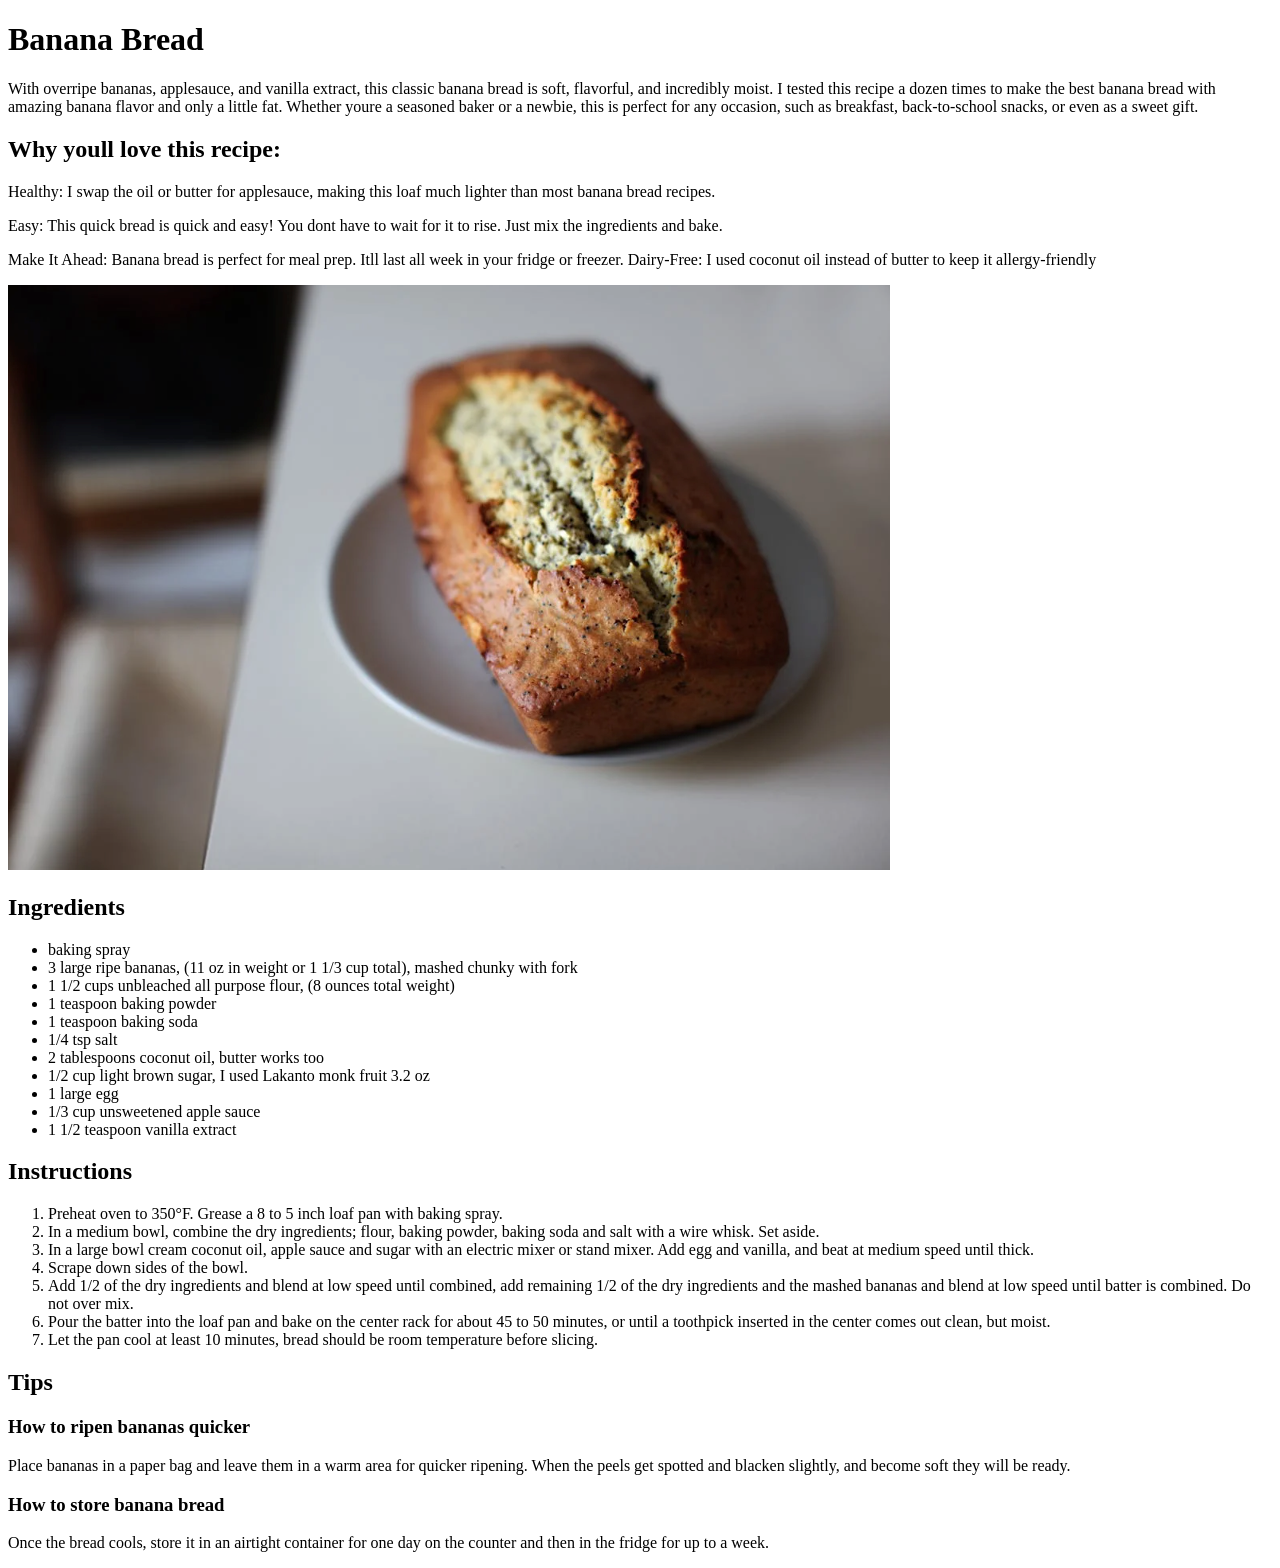
<file: projects/recipe/index.html>
<!DOCTYPE html>
<html lang="en">

<head>
    <meta charset="UTF-8">
    <meta name="viewport" content="width=device-width, initial-scale=1.0">
    <title>Document</title>
</head>


<body>
    <h1>Banana Bread</h1>
    <p>With overripe bananas, applesauce, and vanilla extract, this classic banana bread is soft, flavorful, and
        incredibly moist. I tested this recipe a dozen times to make the best banana bread with amazing banana flavor
        and only a little fat. Whether youre a seasoned baker or a newbie, this is perfect for any occasion, such as
        breakfast, back-to-school snacks, or even as a sweet gift.</p>
    <h2>Why youll love this recipe:</h2>
    <p>Healthy: I swap the oil or butter for applesauce, making this loaf much lighter than most banana bread recipes.
    </p>
    <p>Easy: This quick bread is quick and easy! You dont have to wait for it to rise. Just mix the ingredients and
        bake.</p>
    <p>Make It Ahead: Banana bread is perfect for meal prep. Itll last all week in your fridge or freezer.
        Dairy-Free: I used coconut oil instead of butter to keep it allergy-friendly</p>
    <img src="image/bananabread.png" alt="banana bread">
    <h2>Ingredients</h2>
    <ul>
        <li>baking spray</li>
        <li>3 large ripe bananas, (11 oz in weight or 1 1/3 cup total), mashed chunky with fork
        </li>
        <li>1 1/2 cups unbleached all purpose flour, (8 ounces total weight)
        </li>
        <li>1 teaspoon baking powder
        </li>
        <li>1 teaspoon baking soda</li>
        <li>1/4 tsp salt</li>
        <li>2 tablespoons coconut oil, butter works too</li>
        <li>1/2 cup light brown sugar, I used Lakanto monk fruit 3.2 oz</li>
        <li>1 large egg</li>
        <li>1/3 cup unsweetened apple sauce</li>
        <li>1 1/2 teaspoon vanilla extract</li>
    </ul>

    <h2>Instructions</h2>
    <ol>
        <li>Preheat oven to 350°F. Grease a 8 to 5 inch loaf pan with baking spray.</li>
        <li>In a medium bowl, combine the dry ingredients; flour, baking powder, baking soda and salt with a
            wire whisk. Set aside.</li>
        <li>In a large bowl cream coconut oil, apple sauce and sugar with an electric mixer or stand mixer.
            Add egg and vanilla, and beat at medium speed until thick.</li>
        <li>Scrape down sides of the bowl.</li>
        <li>Add 1/2 of the dry ingredients and blend at low speed until combined, add remaining 1/2 of the
            dry ingredients and the mashed bananas and blend at low speed until batter is combined. Do not
            over mix.</li>
        <li>Pour the batter into the loaf pan and bake on the center rack for about 45 to 50 minutes, or
            until a toothpick inserted in the center comes out clean, but moist.</li>
        <li>Let the pan cool at least 10 minutes, bread should be room temperature before slicing.</li>
    </ol>
    <h2>Tips</h2>
    <h3>How to ripen bananas quicker</h3>
    <p>Place bananas in a paper bag and leave them in a warm area for quicker ripening. When the peels
        get spotted and blacken slightly, and become soft they will be ready.</p>
    <h3>How to store banana bread</h3>
    <p>Once the bread cools, store it in an airtight container for one day on the counter and then in
        the fridge for up to a week.</p>

</body>

</html>
</file>
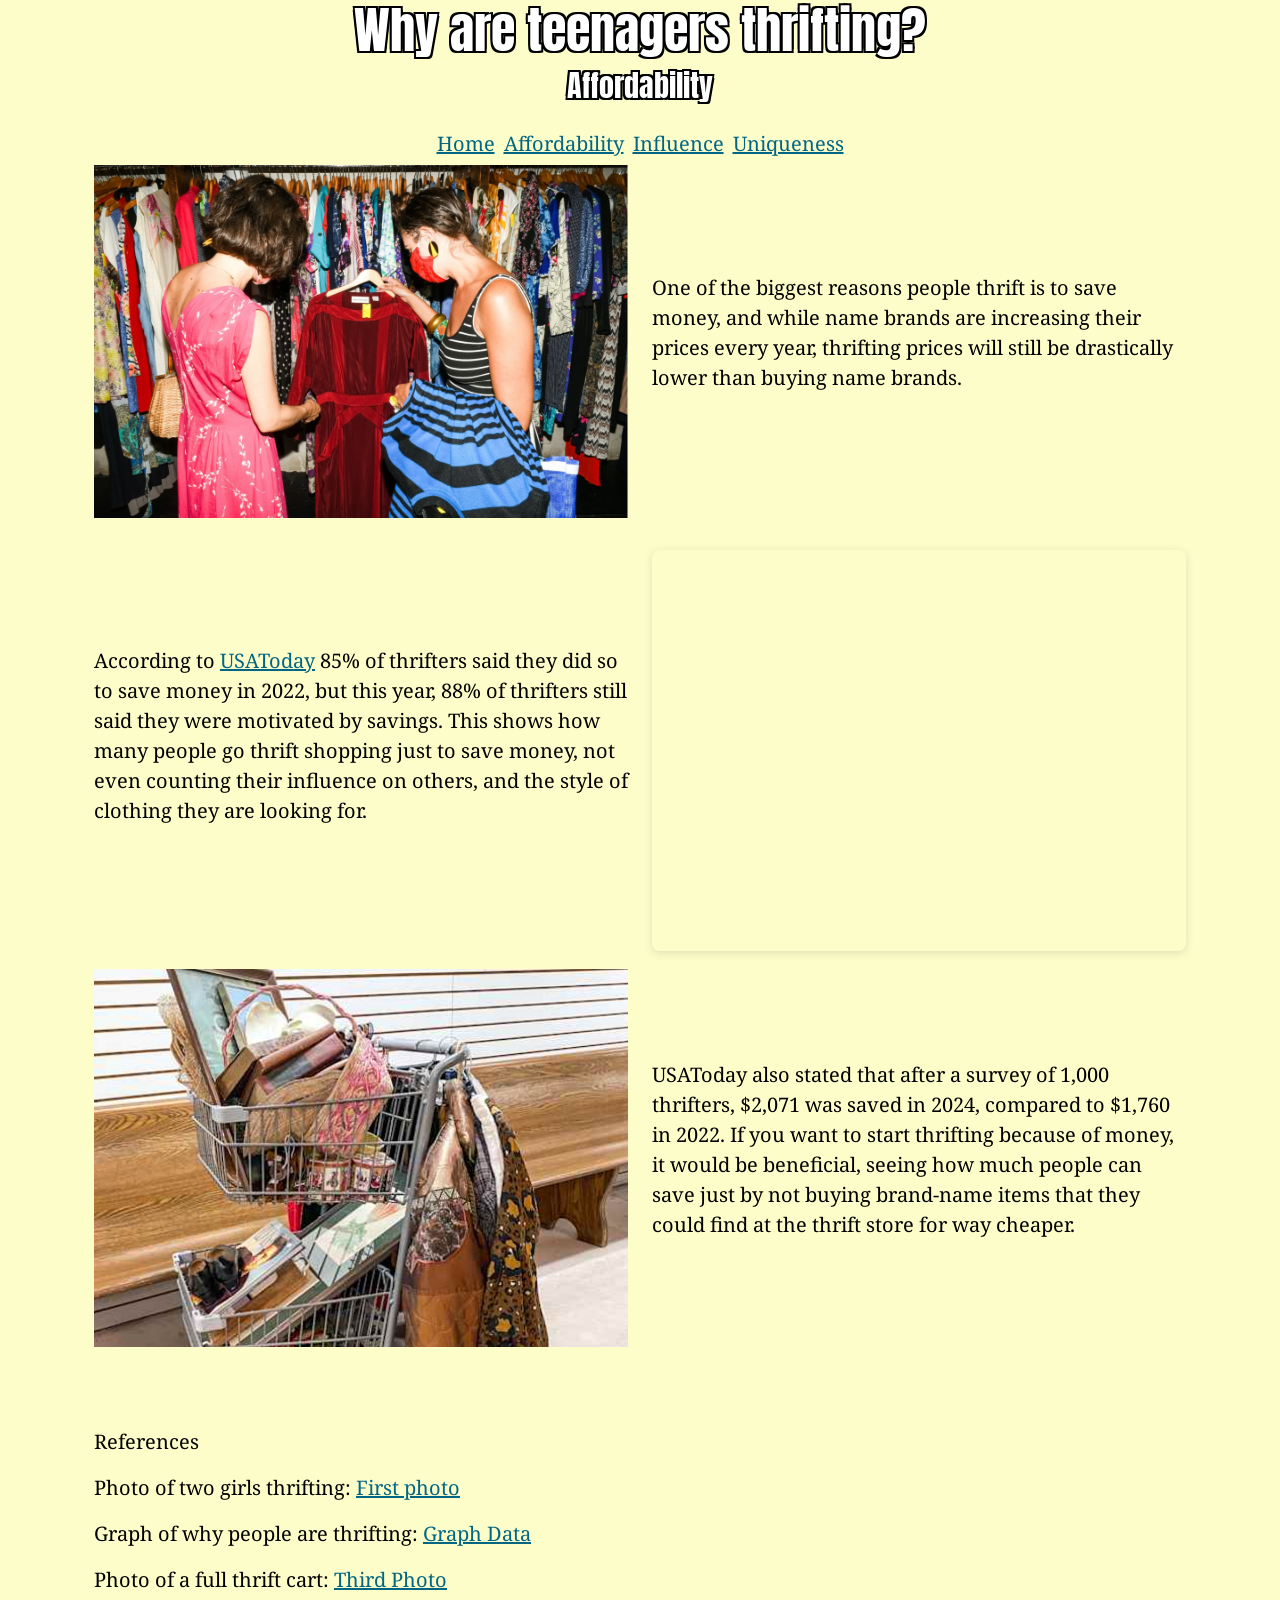
<file: projects/final/affordability/index.html>
<!DOCTYPE html>
<html lang="en">

<head>
    <meta charset="UTF-8">
    <meta name="viewport" content="width=device-width, initial-scale=1.0">
    <title>Final</title>

    <script src="https://cdn.jsdelivr.net/npm/@popperjs/core@2.11.8/dist/umd/popper.min.js"
        integrity="sha384-I7E8VVD/ismYTF4hNIPjVp/Zjvgyol6VFvRkX/vR+Vc4jQkC+hVqc2pM8ODewa9r"
        crossorigin="anonymous"></script>
    <script src="https://cdn.jsdelivr.net/npm/bootstrap@5.3.3/dist/js/bootstrap.min.js"
        integrity="sha384-0pUGZvbkm6XF6gxjEnlmuGrJXVbNuzT9qBBavbLwCsOGabYfZo0T0to5eqruptLy"
        crossorigin="anonymous"></script>

    <link href="https://cdn.jsdelivr.net/npm/bootstrap@5.3.3/dist/css/bootstrap.min.css" rel="stylesheet"
        integrity="sha384-QWTKZyjpPEjISv5WaRU9OFeRpok6YctnYmDr5pNlyT2bRjXh0JMhjY6hW+ALEwIH" crossorigin="anonymous">
    <link rel="stylesheet" href="../css/style.css">
</head>

<body>
    <div class="container">
        <section class="row
            align-items-center">
            <div class="col-lg-12">
                <div class="Affordability">
                    <nav>
                        <header>
                            <h1>Why are teenagers thrifting?</h1>
                            <h2>Affordability</h2>
                        </header>
                        <a href="../">Home</a>
                        <a href="#">Affordability</a>
                        <a href="../influence/index.html">Influence</a>
                        <a href="../uniqueness/index.html">Uniqueness</a>
                        </header>
                    </nav>
                </div>
            </div>
        </section>
        <section>
            <div class="container">
                <div class="row align-items-center">
                    <div class="col-md-6">
                        <img src="../img/newyorktimes.png" alt="newyorktimes" class="img-fluid">
                    </div>
                    <div class="col-md-6">
                        <p>
                            One of the biggest reasons people thrift is to save money, and while name brands are
                            increasing their prices every year, thrifting prices will still be drastically lower than
                            buying name brands.
                        </p>
                    </div>
                </div>
            </div>
        </section>
        <section>
            <div class="container">
                <div class="row align-items-center">
                    <div class="col-md-6">
                        <p> According to <a
                                href="https://www.usatoday.com/story/money/2025/01/30/thrifting-best-worst-cities-how-to-thrift/77903703007/">
                                USAToday</a> 85% of thrifters said they did so to save money in 2022, but this year,
                            88% of thrifters still said they were motivated by savings. This shows how many people go
                            thrift
                            shopping just to save money, not even counting their influence on others, and the style of
                            clothing they are looking for.
                        </p>
                    </div>
                    <div class="col-md-6">
                        <div style="position: relative; width: 100%; height: 0; padding-top: 75.0000%;
 padding-bottom: 0; box-shadow: 0 2px 8px 0 rgba(63,69,81,0.16); margin-top: 1.6em; margin-bottom: 0.9em; overflow: hidden;
 border-radius: 8px; will-change: transform;">
                            <iframe loading="lazy"
                                style="position: absolute; width: 100%; height: 100%; top: 0; left: 0; border: none; padding: 0;margin: 0;"
                                src="https://www.canva.com/design/DAGmzUGvlHQ/dNWqIJIiZXqiZm7opfwY7g/view?embed"
                                allowfullscreen="allowfullscreen" allow="fullscreen">
                            </iframe>
                        </div>
                    </div>
                </div>
            </div>
        </section>
        <section>
            <div class="container">
                <div class="row align-items-center">
                    <div class="col-md-6">
                        <img src="../img/yahoo.png" alt="yahoo" class="img-fluid">
                    </div>
                    <div class="col-md-6">
                        <p>
                            USAToday also stated that after a survey of 1,000 thrifters, $2,071 was saved in 2024,
                            compared
                            to $1,760 in 2022. If you want to start thrifting because of money, it would be beneficial,
                            seeing how much people can save just by not buying brand-name items that they could find at
                            the
                            thrift store for way cheaper.
                        </p>
                    </div>
                </div>
            </div>
        </section>
        <footer>
            <div class="highlight-section">
                <div class="section.graphics">
                    <div class="container highlight-format">
                        <div class="col-lg-12 p-text">
                            <p>
                            <p>References</p>
                            <p>Photo of two girls thrifting: <a
                                    href="https://www.nytimes.com/2021/11/11/learning/what-students-are-saying-about-gen-zs-values-thrift-shopping-and-beloved-family-members.html">First
                                    photo</a></p>
                            <p>Graph of why people are thrifting: <a
                                    href="https://www.usatoday.com/story/money/2025/01/30/thrifting-best-worst-cities-how-to-thrift/77903703007/">Graph
                                    Data</a></p>
                            <p>Photo of a full thrift cart: <a
                                    href="https://www.yahoo.com/lifestyle/etc-method-thrifting-saves-money-223000042.html?guccounter=1&guce_referrer=aHR0cHM6Ly93d3cuZ29vZ2xlLmNvbS8&guce_referrer_sig=AQAAAD8DL9XfKx-uKjwHlJpKOBdpuGNLRScqBM3hZ5ZMPGx0AVzTU1PwmlU-S3edxY-5oRvmjtf2MG51LzJRBqGwuc4Djkzo2-P_Pbe4OnZOZcKyg2xnhikWOudVjOjxo8bvEdolGcelozrPUj36bMry-cuRoKM6HelcO6kp1ljAPVhP">Third
                                    Photo</a></p>
                            </p>
                        </div>
                    </div>
                </div>
            </div>
        </footer>
</body>
</file>
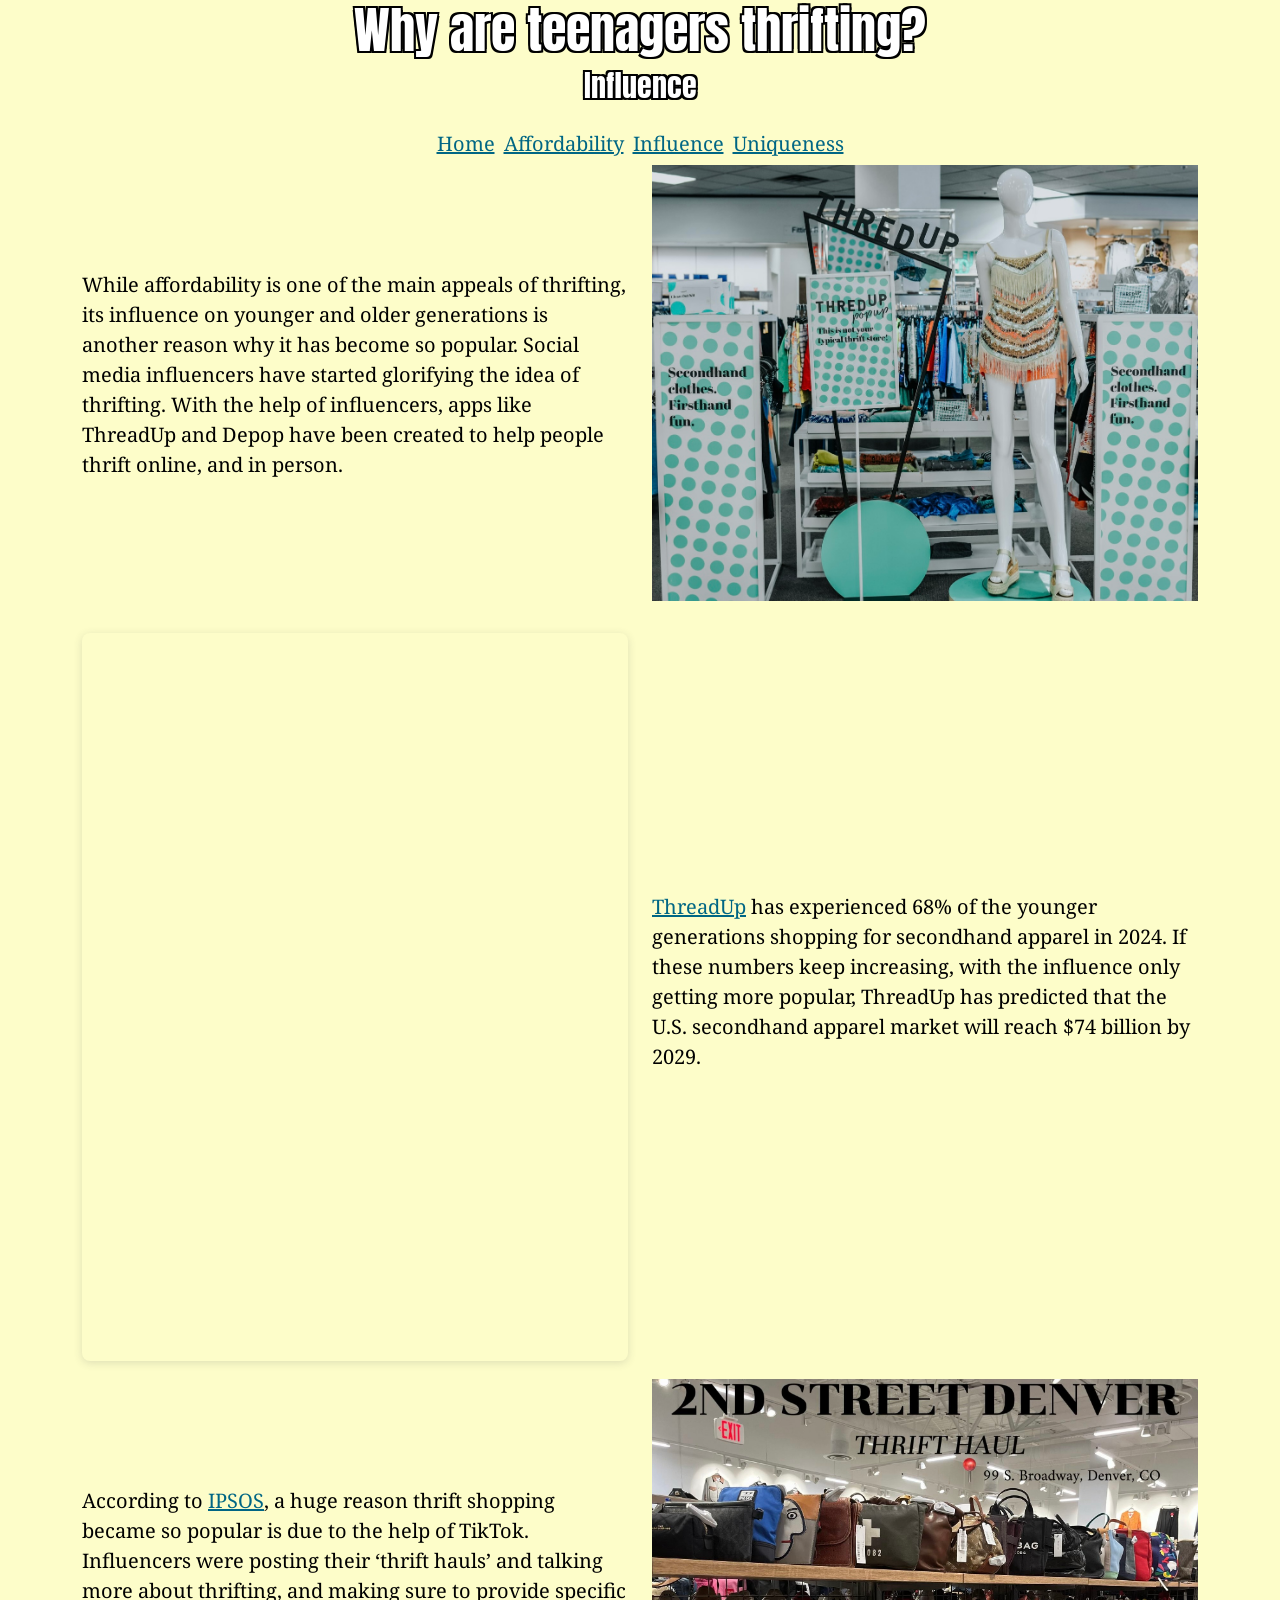
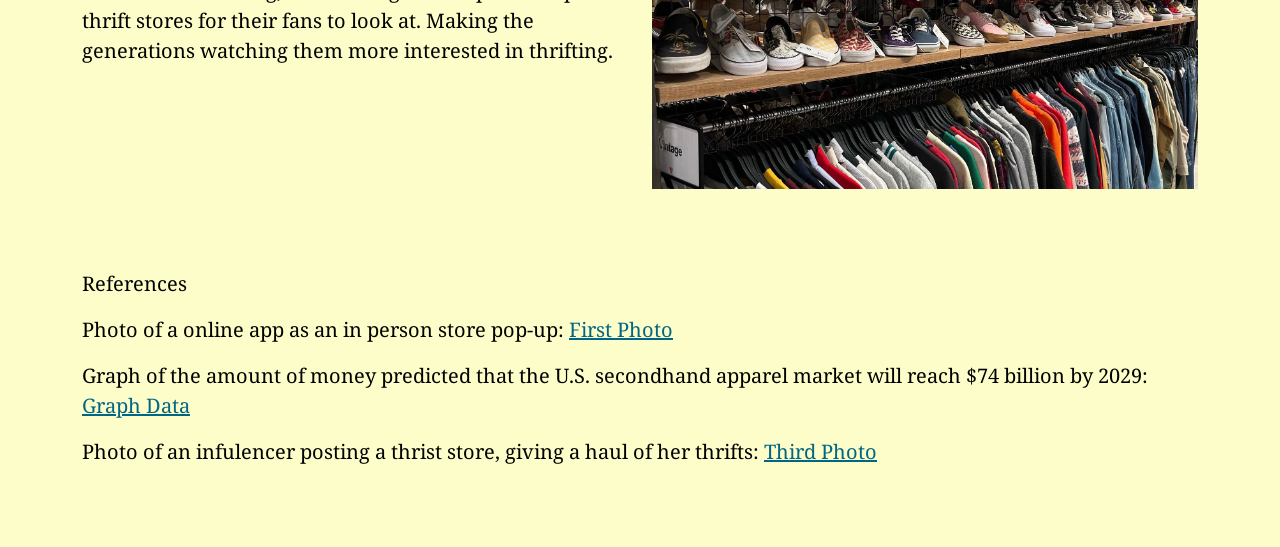
<file: projects/final/influence/index.html>
<!DOCTYPE html>
<html lang="en">

<head>
    <meta charset="UTF-8">
    <meta name="viewport" content="width=device-width, initial-scale=1.0">
    <title>Final</title>

    <script src="https://cdn.jsdelivr.net/npm/@popperjs/core@2.11.8/dist/umd/popper.min.js"
        integrity="sha384-I7E8VVD/ismYTF4hNIPjVp/Zjvgyol6VFvRkX/vR+Vc4jQkC+hVqc2pM8ODewa9r"
        crossorigin="anonymous"></script>
    <script src="https://cdn.jsdelivr.net/npm/bootstrap@5.3.3/dist/js/bootstrap.min.js"
        integrity="sha384-0pUGZvbkm6XF6gxjEnlmuGrJXVbNuzT9qBBavbLwCsOGabYfZo0T0to5eqruptLy"
        crossorigin="anonymous"></script>

    <link href="https://cdn.jsdelivr.net/npm/bootstrap@5.3.3/dist/css/bootstrap.min.css" rel="stylesheet"
        integrity="sha384-QWTKZyjpPEjISv5WaRU9OFeRpok6YctnYmDr5pNlyT2bRjXh0JMhjY6hW+ALEwIH" crossorigin="anonymous">
    <link rel="stylesheet" href="../css/style.css">
</head>

<body>
    <div class="container">
        <section class="row
            align-items-center">
            <div class="col-lg-12">
                <div class="Influence">
                    <nav>
                        <header>
                            <h1>Why are teenagers thrifting?</h1>
                            <h2>Influence</h2>
                        </header>
                        <a href="../">Home</a>
                        <a href="../affordability/index.html">Affordability</a>
                        <a href="#">Influence</a>
                        <a href="../uniqueness/index.html">Uniqueness</a>
                    </nav>
                </div>
            </div>
        </section>
    </div>
    <section>
        <div class="container">
            <div class="row align-items-center">
                <div class="col-md-6">
                    <p>
                        While affordability is one of the main appeals of thrifting, its influence on
                        younger and older
                        generations is another reason why it has become so popular. Social media influencers
                        have
                        started glorifying the idea of thrifting. With the help of influencers, apps like
                        ThreadUp and
                        Depop have been created to help people thrift online, and in person.
                    </p>
                </div>
                <div class="col-md-6">
                    <img src="../img/lonestarlookingglass.jpg" alt="lonestarlookingglass" class="img-fluid">
                </div>
            </div>
        </div>
    </section>
    <section>
        <div class="container">
            <div class="row align-items-center">
                <div class="col-md-6">
                    <div style="position: relative; width: 100%; height: 0; padding-top: 133.3333%;
                    padding-bottom: 0; box-shadow: 0 2px 8px 0 rgba(63,69,81,0.16); margin-top: 1.6em; margin-bottom: 0.9em; overflow: hidden;
                    border-radius: 8px; will-change: transform;">
                        <iframe loading="lazy"
                            style="position: absolute; width: 100%; height: 100%; top: 0; left: 0; border: none; padding: 0;margin: 0;"
                            src="https://www.canva.com/design/DAGmzuJAdhc/lsr_lygF9sASoPzpqD0QbA/view?embed"
                            allowfullscreen="allowfullscreen" allow="fullscreen">
                        </iframe>
                    </div>
                </div>
                <div class="col-md-6">
                    <p> <a href="https://cf-assets-tup.thredup.com/resale_report/2025/ThredUp_Resale_Report_2025.pdf">
                            ThreadUp</a> has experienced 68% of the younger generations shopping for
                        secondhand
                        apparel in 2024. If these numbers keep increasing, with the influence only getting
                        more popular,
                        ThreadUp has predicted that the U.S. secondhand apparel market will reach $74
                        billion by 2029.
                    </p>
                </div>
            </div>
        </div>
    </section>
    <section>
        <div class="container">
            <div class="row align-items-center">
                <div class="col-md-6">
                    <p>
                        According to <a
                            href="https://www.ipsos.com/en-us/future/how-thriftings-influencer-boom-reshaping-way-we-shop">
                            IPSOS</a>, a huge reason thrift shopping became so popular is due to the help of
                        TikTok. Influencers were posting their ‘thrift hauls’ and talking more about
                        thrifting, and
                        making sure to provide specific thrift stores for their fans to look at. Making the
                        generations
                        watching them more interested in thrifting.
                    </p>
                </div>
                <div class="col-md-6">
                    <img src="../img/lemon8.jpeg" alt="lonestarlookingglass" class="img-fluid">
                </div>
            </div>
        </div>
    </section>
    <footer>
        <div class="highlight-section">
            <div class="section.graphics">
                <div class="container highlight-format">
                    <div class="col-lg-12 p-text">
                        <p>
                        <p>References</p>
                        <p>Photo of a online app as an in person store pop-up: <a
                                href="https://lonestarlookingglass.com/2019/05/thred-up-stage-popup.html">First
                                Photo</a></p>
                        <p>Graph of the amount of money predicted that the U.S. secondhand apparel market
                            will reach $74
                            billion by 2029: <a
                                href="https://cf-assets-tup.thredup.com/resale_report/2025/ThredUp_Resale_Report_2025.pdf">Graph
                                Data</a></p>
                        <p>Photo of an infulencer posting a thrist store, giving a haul of her thrifts: <a
                                href="https://www.lemon8-app.com/@diariesofmarg/7285772243048088070?region=us">Third
                                Photo</a></p>
                        </p>
                    </div>
                </div>
            </div>
    </footer>
</body>
</file>
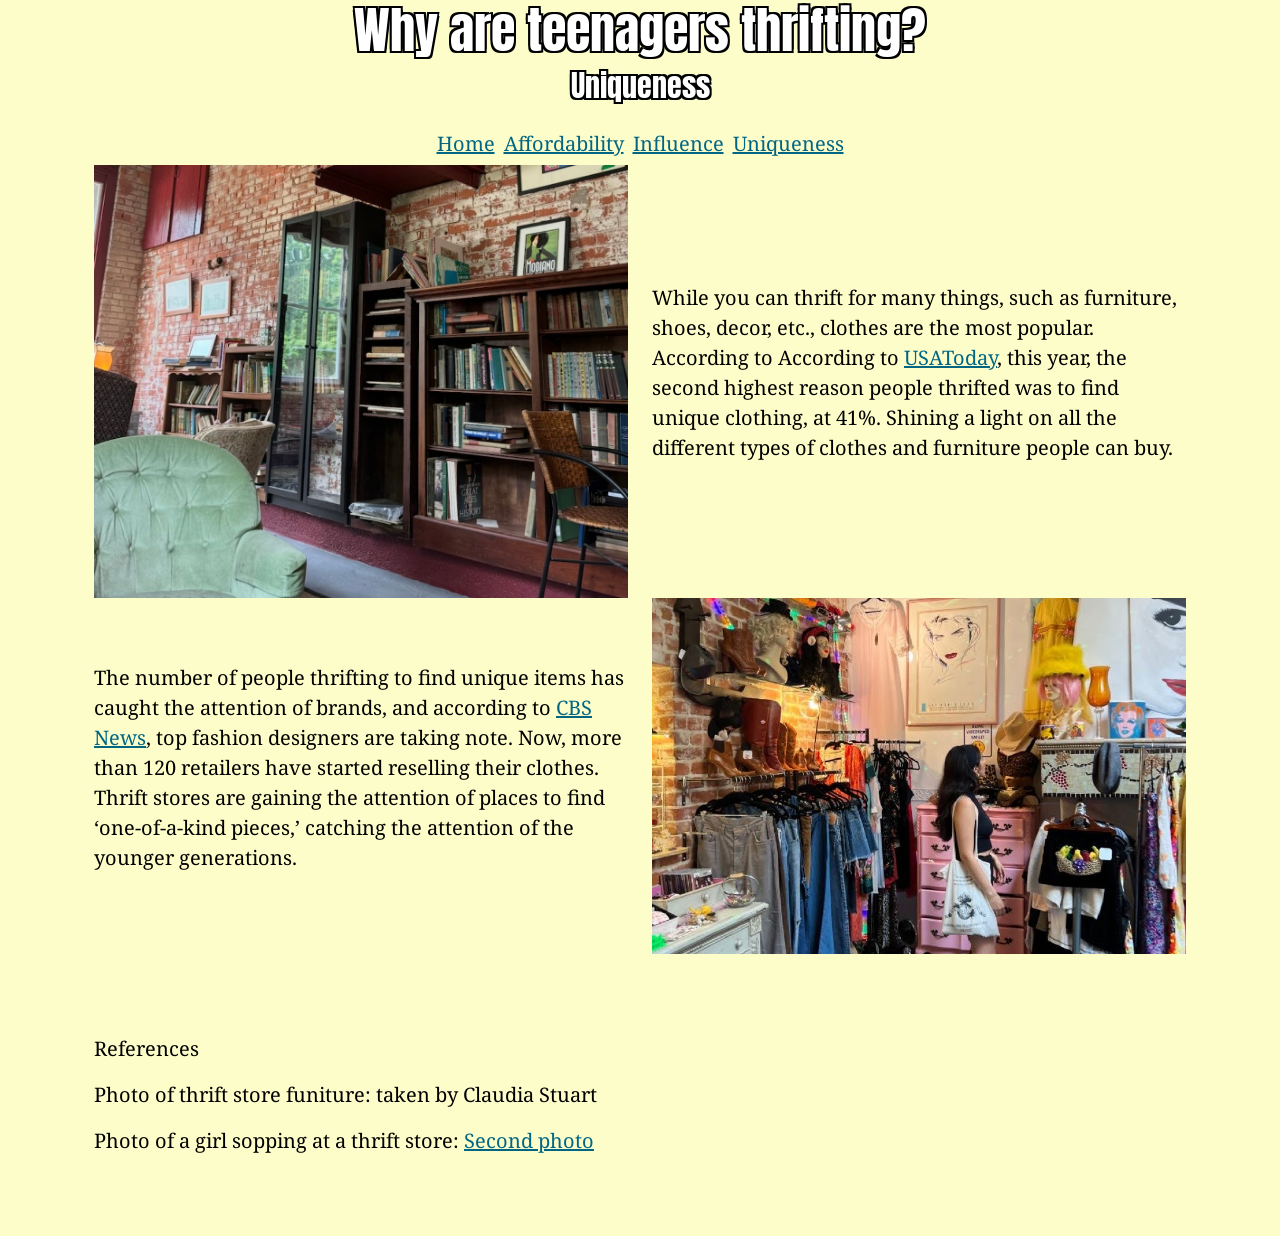
<file: projects/final/uniqueness/index.html>
<!DOCTYPE html>
<html lang="en">

<head>
    <meta charset="UTF-8">
    <meta name="viewport" content="width=device-width, initial-scale=1.0">
    <title>Final</title>

    <script src="https://cdn.jsdelivr.net/npm/@popperjs/core@2.11.8/dist/umd/popper.min.js"
        integrity="sha384-I7E8VVD/ismYTF4hNIPjVp/Zjvgyol6VFvRkX/vR+Vc4jQkC+hVqc2pM8ODewa9r"
        crossorigin="anonymous"></script>
    <script src="https://cdn.jsdelivr.net/npm/bootstrap@5.3.3/dist/js/bootstrap.min.js"
        integrity="sha384-0pUGZvbkm6XF6gxjEnlmuGrJXVbNuzT9qBBavbLwCsOGabYfZo0T0to5eqruptLy"
        crossorigin="anonymous"></script>

    <link href="https://cdn.jsdelivr.net/npm/bootstrap@5.3.3/dist/css/bootstrap.min.css" rel="stylesheet"
        integrity="sha384-QWTKZyjpPEjISv5WaRU9OFeRpok6YctnYmDr5pNlyT2bRjXh0JMhjY6hW+ALEwIH" crossorigin="anonymous">
    <link rel="stylesheet" href="../css/style.css">
</head>

<body>
    <div class="container">
        <section class="row
            align-items-center">
            <div class="col-lg-12">
                <div class="Uniqueness">
                    <nav>
                        <header>
                            <h1>Why are teenagers thrifting?</h1>
                            <h2>Uniqueness</h2>
                        </header>
                        <a href="../">Home</a>
                        <a href="../affordability/index.html">Affordability</a>
                        <a href="../influence/index.html">Influence</a>
                        <a href="#">Uniqueness</a>
                    </nav>
                </div>
            </div>
        </section>
        <section>
            <div class="container">
                <div class="row align-items-center">
                    <div class="col-md-6">
                        <img src="../img/IMG_0066.jpeg" alt="IMG_0066" class="img-fluid">
                    </div>
                    <div class="col-md-6">
                        <p>
                            While you can thrift for many things, such as furniture, shoes, decor, etc.,
                            clothes are the
                            most popular. According to According to <a
                                href="https://www.usatoday.com/story/money/2025/01/30/thrifting-best-worst-cities-how-to-thrift/77903703007/">
                                USAToday</a>, this year, the second highest reason people thrifted was
                            to
                            find unique clothing, at 41%. Shining a light on all the different types of
                            clothes and
                            furniture people can
                            buy.
                        </p>
                    </div>
                </div>
            </div>
        </section>
        <section>
            <div class="container">
                <div class="row align-items-center">
                    <div class="col-md-6">
                        <p>
                            The number of people thrifting to find unique items has caught the attention
                            of brands, and
                            according to <a
                                href="https://www.cbsnews.com/sacramento/news/thrift-shopping-increasing-in-popularity-as-people-look-to-stretch-their-holiday-budget/">
                                CBS News</a>, top fashion designers are taking note. Now, more than 120
                            retailers have
                            started reselling their clothes. Thrift stores are gaining the attention of
                            places to find
                            ‘one-of-a-kind pieces,’ catching the attention of the younger generations.</p>
                    </div>
                    <div class="col-md-6">
                        <img src="../img/teensinprint.jpg" alt="teensinprint" class="img-fluid">
                    </div>
                </div>
            </div>
        </section>
        <footer>
            <div class="highlight-section">
                <div class="section.graphics">
                    <div class="container highlight-format">
                        <div class="col-lg-12 p-text">
                            <p>
                            <p>References</p>
                            <p>Photo of thrift store funiture: taken by Claudia Stuart</p>
                            <p>Photo of a girl sopping at a thrift store: <a
                                    href="https://teensinprint.com/boston-thrift-shop-guide/">Second
                                    photo</a></p>
                            </p>
                        </div>
                    </div>
                </div>
            </div>
        </footer>
</body>
</file>
<file: projects/article/css/style.css>
body {
    background-color: #aaf7f4
}

h1,
h2,
h3,
h4,
h5,
h6 {
    color: #163fe7;
}

h1,
h2,
h3 {
    font-family: Impact, Haettenschweiler, 'Arial Narrow Bold', sans-serif
}

p {
    font-family: Verdana, sans-serif;
}

.music {
    color: red;
}
</file>
<file: projects/final/css/style.css>
@import url('https://fonts.googleapis.com/css2?family=Noto+Serif:ital,wght@0,100..900;1,100..900&display=swap');
@import url('https://fonts.googleapis.com/css2?family=Anton&display=swap');

body {
    font-family: "Noto Serif", serif;
    color: #000000;
    background-color: #fdfdc9;
    font-size: 20px;
}

header {
    text-align: center;
    color: white;
    position: relative;
    overflow: hidden;
    text-shadow:
        -2px -2px 0 black,
        2px -2px 0 black,
        -2px 2px 0 black,
        2px 2px 0 black;

}

h1 {
    font-family: "Anton", sans-serif;
    font-size: 50px;
}

h2 {
    font-family: "Anton", sans-serif;
    font-size: 30px;
}

nav {
    text-align: center;
    font-size: 35px;
}

a {
    color: #006684;
    font-size: 20px;
}

.p-text {
    margin: 80px 0 80px 0;
    font-size: 20px;
}

.subtext {
    text-align: right;
}

.centered-text {
    position: absolute;
    top: 50%;
    left: 50%;
    transform: translate(-50%, -50%);
}


.center-text {
    flex-direction: column;
    justify-content: center;
    align-items: center;
    text-align: center;
    height: 100%;
}

.text-right-container {
    justify-content: flex-end;
    text-align: left;
}

.text-left-container {
    justify-content: flex-end;
    text-align: right;
}

header img {
    display: block;
    width: 100%;
    height: auto;
}

header .centered-text {
    position: absolute;
    top: 50%;
    left: 50%;
    transform: translate(-50%, -50%);
    width: 90%;
    padding: 0 1rem;
    color: white;
}
</file>
<file: projects/landing/css/style.css>
@import url('https://fonts.googleapis.com/css2?family=Bebas+Neue&display=swap');
@import url('https://fonts.googleapis.com/css2?family=Bebas+Neue&family=Montserrat:ital,wght@0,100..900;1,100..900&display=swap');


h1 {
    font-family: "Bebas Neue", serif;

}

body {
    font-family: "Montserrat", serif;
}

header img {
    width: 15%;
    display: block;
    margin: 0 auto;
}

header,
footer {
    padding: 2cm;
}
</file>
<file: projects/midterm/css/style.css>
@import url('https://fonts.googleapis.com/css2?family=Italiana&display=swap');
@import url('https://fonts.googleapis.com/css2?family=Abel&display=swap');
@import url('https://fonts.googleapis.com/css2?family=Rubik:ital,wght@0,300..900;1,300..900&display=swap');


h1 {
    font-family: "Italiana", sans-serif;
    font-size: 80px;
}

h2 {
    font-family: "Abel", sans-serif;
    font-size: 15px;
}

h3 {
    font-family: "Abel", sans-serif;
}

body {
    font-family: "Rubik", sans-serif;
    color: #FAFCEF;
    background-color: #0C0E0C;
    font-family: 'Rubik', sans-serif;
    font-size: 14px;
}

nav {
    text-align: center;
}

a {
    color: #E18D58;
}

.section.graphics.graphics {
    background-color: #F9F1E5;
}

.p-text {
    margin: 80px 0 80px 0;
}

.subtext {
    text-align: right;
}

.centered-text {
    position: absolute;
    top: 50%;
    left: 50%;
    transform: translate(-50%, -50%);
}

.highlight-section {
    background-color: #F9F1E5;
    background-color: #F9F1E5;
    color: #000000;
    padding: 20px;
}

.center-text {
    display: flex;
    flex-direction: column;
    justify-content: center;
    align-items: center;
    text-align: center;
    height: 100%;
}

.text-right-container {
    display: flex;
    justify-content: flex-end;
    text-align: left;
}

.highlight-format {
    width: 55%;
    margin: 0 auto;
    font-size: 14px;
}

@media (max-width: 768px) {
    h1 {
        font-size: 3em;
    }

    .container {
        width: 95%;
    }
}
</file>
